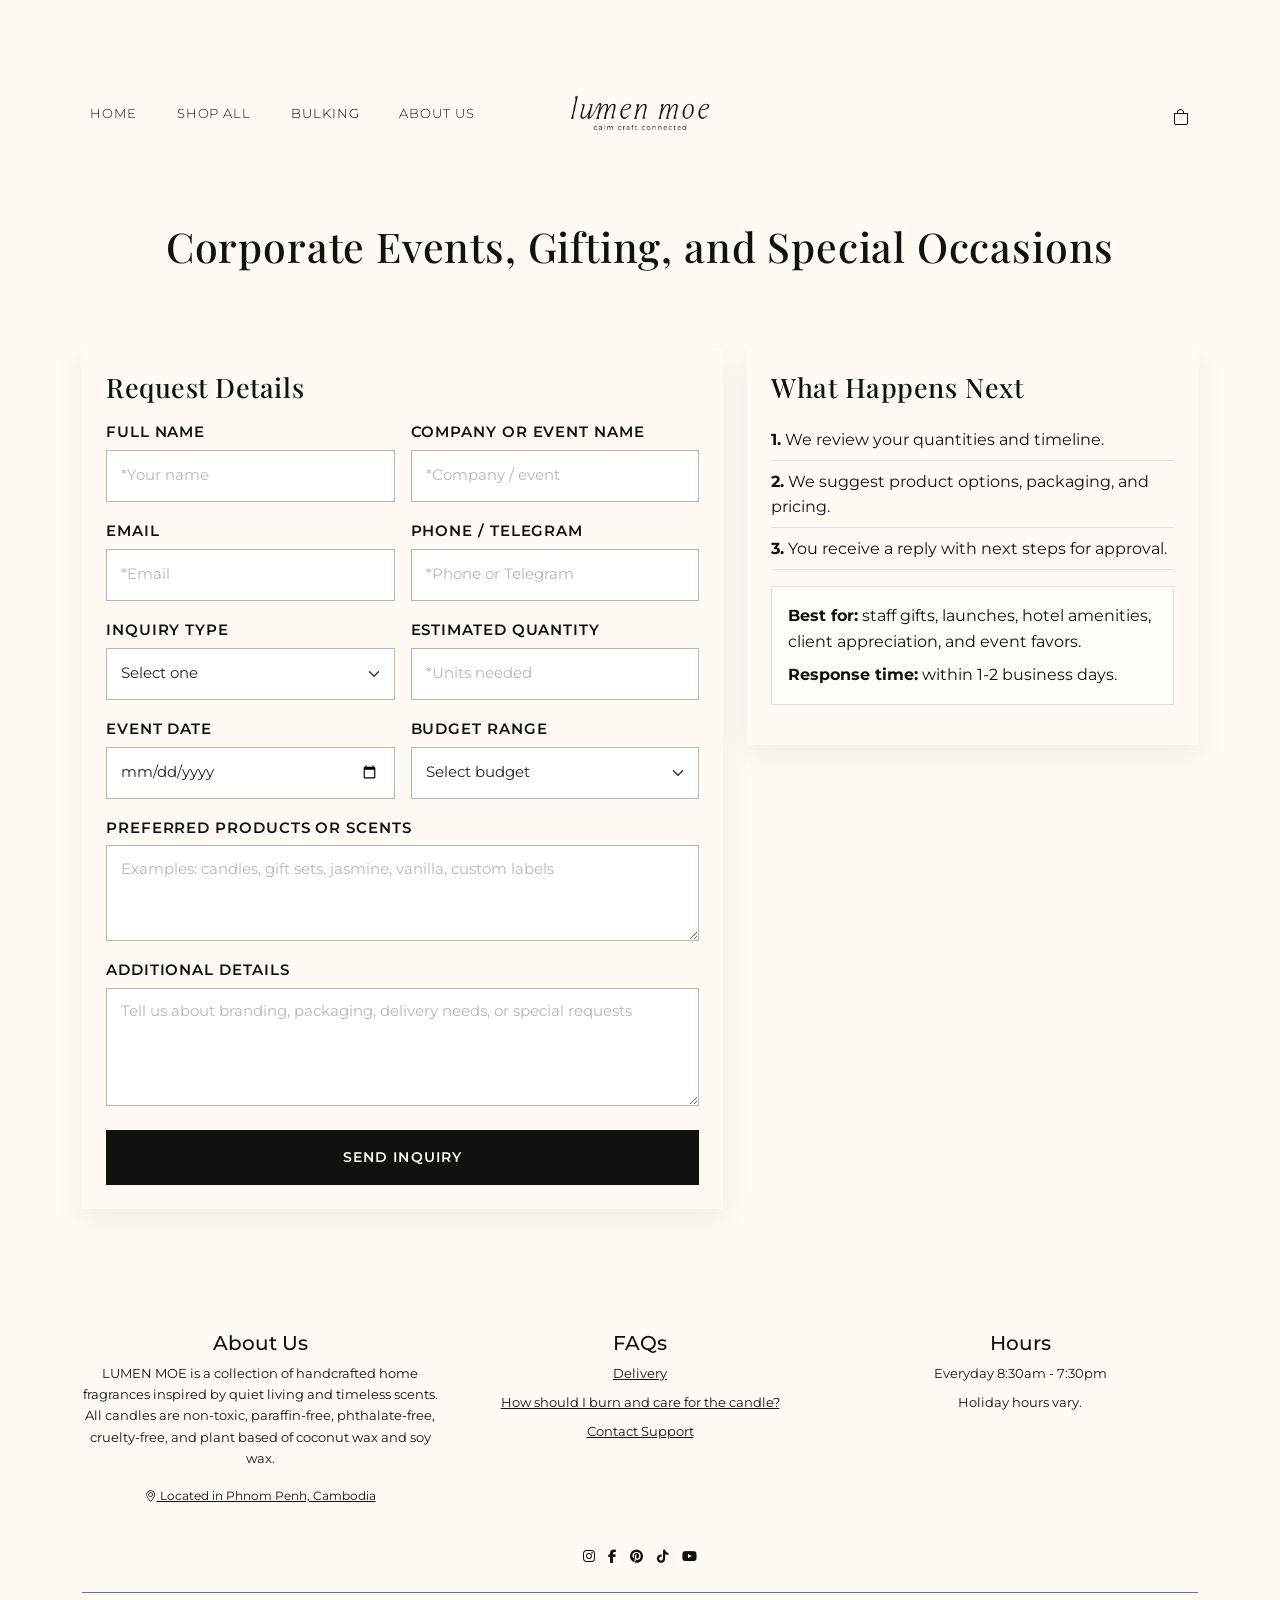
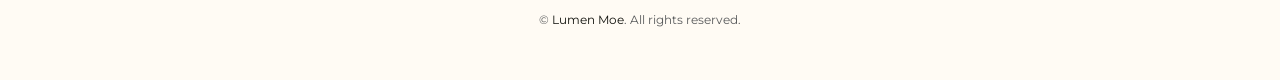
<file: bulk-inquiry.html>
<!DOCTYPE html>
<html lang="en">
<head>
	<meta charset="UTF-8">
	<meta name="viewport" content="width=device-width, initial-scale=1.0">
	<title>Bulk Inquiry</title>

	<link rel="preconnect" href="https://fonts.googleapis.com">
	<link rel="preconnect" href="https://fonts.gstatic.com" crossorigin>
	<link href="https://fonts.googleapis.com/css2?family=Montserrat:wght@400;500;600&family=Playfair+Display:wght@400;500;600&display=swap" rel="stylesheet">

	<link href="https://cdn.jsdelivr.net/npm/bootstrap@5.3.3/dist/css/bootstrap.min.css" rel="stylesheet" integrity="sha384-QWTKZyjpPEjISv5WaRU9OFeRpok6YctnYmDr5pNlyT2bRjXh0JMhjY6hW+ALEwIH" crossorigin="anonymous">
	<link rel="stylesheet" href="https://cdnjs.cloudflare.com/ajax/libs/font-awesome/6.5.2/css/all.min.css" crossorigin="anonymous" referrerpolicy="no-referrer">
	<link rel="stylesheet" href="https://cdn.jsdelivr.net/npm/bootstrap-icons@1.11.3/font/bootstrap-icons.min.css">
	<link rel="stylesheet" href="./css/bulk-inquiry.css">
	<link rel="stylesheet" href="./css/footer.css">
	<link rel="stylesheet" href="./css/navbar.css">
	<link rel="icon" href="img/Monogram.png" type="image/png">
</head>
<body>
	<header>
		<nav class="navbar navbar-expand-md py-3" id="mainNavbar" aria-label="Primary navigation">
			<div class="container position-relative">
				<button class="navbar-toggler border-0 p-0 d-md-none" type="button" data-bs-toggle="collapse" data-bs-target="#primaryNav" aria-controls="primaryNav" aria-expanded="false" aria-label="Toggle navigation">
					<span class="navbar-toggler-icon"></span>
				</button>

				<ul class="navbar-nav d-none d-md-flex gap-4 align-items-center nav-left">
					<li class="nav-item"><a class="nav-link" href="index.html">Home</a></li>
					<li class="nav-item"><a class="nav-link" href="shop.html">Shop All</a></li>
					<li class="nav-item"><a class="nav-link active" href="bulk-inquiry.html" aria-current="page">Bulking</a></li>
					<li class="nav-item"><a class="nav-link" href="index.html#our-story">About Us</a></li>
				</ul>

				<a class="navbar-brand logo mx-auto" href="index.html" aria-label="Lumen Moe home">
					<img src="img/web.png" alt="Lumen Moe" class="logo-image">
				</a>

				<div class="d-none d-md-flex gap-3 nav-icons nav-right" aria-label="Quick actions">
					<a href="cart.html" class="icon-link" aria-label="Cart">
						<i class="bi bi-bag"></i>
					</a>
				</div>

				<a href="cart.html" class="icon-link d-md-none mobile-cart" aria-label="Cart">
					<i class="bi bi-bag"></i>
				</a>

				<div class="collapse navbar-collapse mt-3 mt-md-0 d-md-none" id="primaryNav">
					<ul class="navbar-nav d-md-none gap-1 mobile-menu-list">
						<li class="nav-item"><a class="nav-link" href="index.html">Home</a></li>
						<li class="nav-item"><a class="nav-link" href="shop.html">Shop All</a></li>
						<li class="nav-item"><a class="nav-link active" href="bulk-inquiry.html" aria-current="page">Bulk Inquiry</a></li>
						<li class="nav-item"><a class="nav-link" href="index.html#our-story">About Us</a></li>
					</ul>
				</div>
			</div>
		</nav>
	</header>

	<main>
		<section class="inquiry-hero py-5">
			<div class="container text-center py-md-4">
				<h1 class="section-title mb-2">Corporate Events, Gifting, and Special Occasions</h1>
			</div>
		</section>

		<section class="inquiry-section pb-5">
			<div class="container">
				<div class="row g-4 align-items-start">
					<div class="col-12 col-lg-7">
						<div class="inquiry-card p-3 p-sm-4 p-lg-4 h-100">
							<h2 class="card-title mb-3">Request Details</h2>
							<form id="bulkInquiryForm" novalidate>
								<div class="row g-3">
									<div class="col-12 col-md-6">
										<label for="fullName" class="form-label">Full name</label>
										<input type="text" class="form-control form-control-lg" id="fullName" name="fullName" placeholder="*Your name" required>
										<div class="invalid-feedback">Please enter your name.</div>
									</div>

									<div class="col-12 col-md-6">
										<label for="companyName" class="form-label">Company or event name</label>
										<input type="text" class="form-control form-control-lg" id="companyName" name="companyName" placeholder="*Company / event" required>
										<div class="invalid-feedback">Please add your company or event name.</div>
									</div>

									<div class="col-12 col-md-6">
										<label for="email" class="form-label">Email</label>
										<input type="email" class="form-control form-control-lg" id="email" name="email" placeholder="*Email" required>
										<div class="invalid-feedback">Enter a valid email address.</div>
									</div>

									<div class="col-12 col-md-6">
										<label for="phone" class="form-label">Phone / Telegram</label>
										<input type="tel" class="form-control form-control-lg" id="phone" name="phone" placeholder="*Phone or Telegram" required>
										<div class="invalid-feedback">Please provide a contact number.</div>
									</div>

									<div class="col-12 col-md-6">
										<label for="requestType" class="form-label">Inquiry type</label>
										<select class="form-select form-control-lg" id="requestType" name="requestType" required>
											<option value="">Select one</option>
											<option>Corporate event</option>
											<option>Client gifting</option>
											<option>Wedding / celebration</option>
											<option>Hotel / spa / hospitality</option>
											<option>Other</option>
										</select>
										<div class="invalid-feedback">Please choose an inquiry type.</div>
									</div>

									<div class="col-12 col-md-6">
										<label for="quantity" class="form-label">Estimated quantity</label>
										<input type="number" min="1" class="form-control form-control-lg" id="quantity" name="quantity" placeholder="*Units needed" required>
										<div class="invalid-feedback">Enter the approximate quantity.</div>
									</div>

									<div class="col-12 col-md-6">
										<label for="eventDate" class="form-label">Event date</label>
										<input type="date" class="form-control form-control-lg" id="eventDate" name="eventDate" required>
										<div class="invalid-feedback">Please choose the event date.</div>
									</div>

									<div class="col-12 col-md-6">
										<label for="budget" class="form-label">Budget range</label>
										<select class="form-select form-control-lg" id="budget" name="budget" required>
											<option value="">Select budget</option>
											<option>Under $100</option>
											<option>$100 - $250</option>
											<option>$250 - $500</option>
											<option>$500+</option>
										</select>
										<div class="invalid-feedback">Please choose a budget range.</div>
									</div>

									<div class="col-12">
										<label for="products" class="form-label">Preferred products or scents</label>
										<textarea class="form-control" id="products" name="products" rows="3" placeholder="Examples: candles, gift sets, jasmine, vanilla, custom labels"></textarea>
									</div>

									<div class="col-12">
										<label for="notes" class="form-label">Additional details</label>
										<textarea class="form-control" id="notes" name="notes" rows="4" placeholder="Tell us about branding, packaging, delivery needs, or special requests" required></textarea>
										<div class="invalid-feedback">Please share a short description of your request.</div>
									</div>

									<div class="col-12 d-none d-md-block pt-2">
										<button type="submit" id="sendInquiryBtn" class="inquiry-btn desktop-send-btn">Send inquiry</button>
									</div>
								</div>
							</form>
						</div>
					</div>

					<div class="col-12 col-lg-5">
						<div class="inquiry-card inquiry-summary p-3 p-sm-4 sticky-lg-top">
							<h2 class="card-title mb-3">What Happens Next</h2>
							<ul class="summary-list list-unstyled mb-3">
								<li class="summary-item py-2 border-bottom">
									<strong>1.</strong> We review your quantities and timeline.
								</li>
								<li class="summary-item py-2 border-bottom">
									<strong>2.</strong> We suggest product options, packaging, and pricing.
								</li>
								<li class="summary-item py-2 border-bottom">
									<strong>3.</strong> You receive a reply with next steps for approval.
								</li>
							</ul>

							<div class="info-panel mb-3">
								<p class="mb-2"><strong>Best for:</strong> staff gifts, launches, hotel amenities, client appreciation, and event favors.</p>
								<p class="mb-0"><strong>Response time:</strong> within 1-2 business days.</p>
							</div>

							<div id="inquiryConfirmation" class="inquiry-confirmation d-none" role="status" aria-live="polite"></div>
						</div>
					</div>
				</div>
			</div>
		</section>
	</main>

	<div class="mobile-inquiry-cta d-md-none">
		<div class="container">
			<button type="button" class="inquiry-btn" id="mobileSendInquiryBtn">Send inquiry</button>
		</div>
	</div>

	<!--FOOTER-->
	<footer class="footer" id="footer">
		<div class="container">
			<!-- First row: 3 columns -->
			<div class="row gy-4 text-center text-md-center">
				<div class="col-12 col-md-4 mt-5">
					<h5 class="footer-title font-weight-bold">About Us</h5>
					<p class="footer-text-center">LUMEN MOE is a collection of handcrafted home fragrances inspired by quiet living and timeless scents.
						All candles are non-toxic, paraffin-free, phthalate-free, cruelty-free, and plant based of coconut wax and soy wax.</p>
					<p class="footer-text-center"><small><a class="location-link" href="https://maps.app.goo.gl/Zr1V2UEtGrFedgHS8" target="_blank" rel="noopener noreferrer"><i class="bi bi-geo-alt"></i> Located in Phnom Penh, Cambodia</a></small></p>
					
					<!--<div class="footer-payments mt-3">
						<span class="footer-payment-label">We accept:</span>
						<div class="footer-payment-icons mt-2">
							<i class="fab fa-cc-visa" aria-hidden="true" title="Visa"></i>
							<i class="fab fa-cc-mastercard" aria-hidden="true" title="Mastercard"></i>
							<i class="fab fa-cc-amex" aria-hidden="true" title="Amex"></i>
							<i class="fab fa-cc-paypal" aria-hidden="true" title="PayPal"></i>
						</div>
					</div>-->
				</div>

				<!-- FAQs Column -->
				<div class="col-12 col-md-4 mt-5">
					<h5 class="footer-title font-weight-bold">FAQs</h5>
					<ul class="footer-links list-unstyled">
						<li class="mb-2">
							<button class="footer-faq-toggle" type="button" data-bs-toggle="collapse" data-bs-target="#faqShipping" aria-expanded="false" aria-controls="faqShipping">
								Delivery
							</button>
							<div id="faqShipping" class="collapse footer-faq-answer">
								<b>Delivery via grab takes 1-2 hours depending on your location or pick up at store.</b>
							</div>
						</li>
						<li class="mb-2">
							<button class="footer-faq-toggle" type="button" data-bs-toggle="collapse" data-bs-target="#faqWarranty" aria-expanded="false" aria-controls="faqWarranty">
								How should I burn and care for the candle?
							</button>
							<div id="faqWarranty" class="collapse footer-faq-answer">
								<b>Trim wick before each burn and allow the wax to melt evenly across the surface. Burn for 2-3 hours at a time and never leave unattended. Discontinue use when 1 cm of wax remains.</b>
							</div>
						</li>
						<li class="mb-2">
							<button class="footer-faq-toggle" type="button" data-bs-toggle="collapse" data-bs-target="#faqSupport" aria-expanded="false" aria-controls="faqSupport">
								Contact Support
							</button>
							<div id="faqSupport" class="collapse footer-faq-answer">
								<b>Contact us via <a href="https://t.me/lumenmoe"><u>Telegram</u></a> for quick assistance.</b>
							</div>
						</li>
					</ul>
				</div>

				<!-- Hours Column -->
				<div class="col-12 col-md-4 mt-5">
					<h5 class="footer-title font-weight-bold">Hours</h5>
					<ul class="footer-hours list-unstyled">
						<li>Everyday 8:30am - 7:30pm</li>
						<li class="mt-2">Holiday hours vary.</li>
					</ul>
				</div>
			</div>

			<!-- Second row: newsletter 
			<div class="row justify-content-center mt-5">
				<div class="col-12 col-md-6">
					<h5 class="footer-title text-center font-weight-bold">Newsletter</h5>
					<p class="text-center">Subscribe to our newsletter for the latest updates and offers ^_^</p>
					<form class="footer-form d-flex flex-column flex-sm-row justify-content-center" action="#" method="post">
						<label class="sr-only" for="footer-email"></label>
						<input id="footer-email" type="email" class="form-control mb-2 mb-sm-0 mr-sm-2" placeholder="Enter your email" required>
						<button type="submit" class="btn btn-primary">Subscribe</button>
					</form>
				</div>
			</div>-->

			<!-- Third row: social -->
			<div class="row justify-content-center mt-4">
				<div class="col-auto">
					<div class="footer-social">
						<a href="https://www.instagram.com/lumenmoe/" aria-label="Instagram" class="footer-social-link"><i class="fab fa-instagram"></i></a>
						<a href="https://www.facebook.com/LumenMoe/" aria-label="Facebook" class="footer-social-link"><i class="fab fa-facebook-f"></i></a>
						<a href="https://www.pinterest.com/lumenmoe/" aria-label="Pinterest" class="footer-social-link"><i class="fab fa-pinterest"></i></a>
						<a href="https://www.tiktok.com/@lumenmoe" aria-label="TikTok" class="footer-social-link"><i class="fab fa-tiktok"></i></a>
						<a href="https://www.youtube.com/@lumenmoe" aria-label="YouTube" class="footer-social-link"><i class="fab fa-youtube"></i></a>
					</div>
				</div>
			</div>

			<div class="footer-bottom text-center mt-4 pt-3 border-top border-secondary">
				<small class="text-muted">&copy; <span id="currentYear"></span> <a href="index.html" class="text-decoration-none">Lumen Moe</a>. All rights reserved.</small>
			</div>
		</div>
	</footer>

	<script src="https://cdn.jsdelivr.net/npm/bootstrap@5.3.3/dist/js/bootstrap.bundle.min.js" integrity="sha384-YvpcrYf0tY3lHB60NNkmXc5s9fDVZLESaAA55NDzOxhy9GkcIdslK1N7N6jIeHz" crossorigin="anonymous"></script>
	<script src="./js/navbar.js" defer></script>
	<script src="./js/bulk-inquiry.js" defer></script>
</body>
</html>
</file>
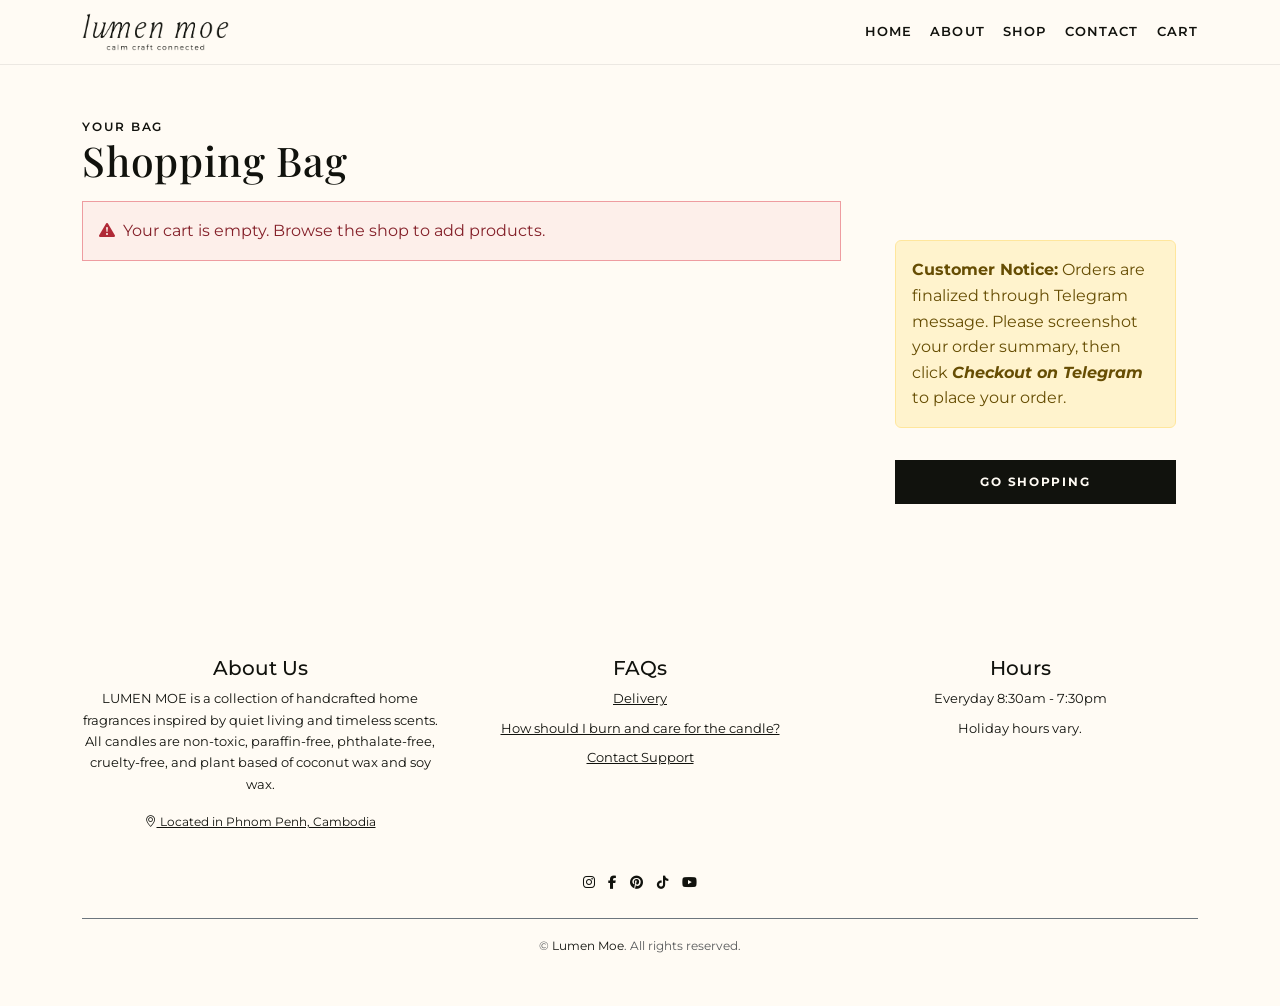
<file: cart.html>
<!DOCTYPE html>
<html lang="en">
<head>
	<meta charset="UTF-8">
	<meta name="viewport" content="width=device-width, initial-scale=1.0">
	<title>Cart</title>
	<meta name="robots" content="noindex, nofollow">

	<link rel="preconnect" href="https://fonts.googleapis.com">
	<link rel="preconnect" href="https://fonts.gstatic.com" crossorigin>
	<link href="https://fonts.googleapis.com/css2?family=Montserrat:wght@400;500&family=Playfair+Display:wght@400;500&display=swap" rel="stylesheet">
	<link href="https://cdn.jsdelivr.net/npm/bootstrap@5.3.3/dist/css/bootstrap.min.css" rel="stylesheet" integrity="sha384-QWTKZyjpPEjISv5WaRU9OFeRpok6YctnYmDr5pNlyT2bRjXh0JMhjY6hW+ALEwIH" crossorigin="anonymous">
	<link rel="stylesheet" href="https://cdnjs.cloudflare.com/ajax/libs/font-awesome/6.5.2/css/all.min.css" crossorigin="anonymous" referrerpolicy="no-referrer">
	<link rel="stylesheet" href="https://cdn.jsdelivr.net/npm/bootstrap-icons@1.11.3/font/bootstrap-icons.min.css">
	<link rel="stylesheet" href="./css/index.css">
	<link rel="stylesheet" href="./css/cart.css">
	<link rel="stylesheet" href="./css/footer.css">
	<link rel="stylesheet" href="./css/navbar.css">
	<link rel="icon" href="img/Monogram.png" type="image/png">
</head>
<body class="cart-page">
	<header>
		<nav class="site-nav" aria-label="Primary navigation">
			<div class="container">
				<a href="index.html" class="brand">
					<img src="img/web.png" alt="Lumen Moe Logo" class="logo">
				</a>
				<div class="nav-links" id="siteNavLinks">
					<a href="index.html">Home</a>
					<a href="index.html#our-story">About</a>
					<a href="shop.html">Shop</a>
					<a href="#footer">Contact</a>
					<a href="cart.html">Cart</a>
				</div>
				<button class="nav-toggle" id="navToggle" aria-label="Toggle menu" aria-expanded="false" aria-controls="siteNavLinks">
					<span></span><span></span><span></span>
				</button>
			</div>
		</nav>
	</header>

	<main class="cart-main">
		<div class="container cart-container">
			<div class="cart-layout">
				<section class="bag-section" aria-label="Shopping bag">
					<div class="bag-header">
						<p class="section-kicker mb-1">Your bag</p>
						<h1 class="section-title mb-0">Shopping Bag</h1>
					</div>

					<div class="samples-box">
						<p class="samples-label mb-1">Complimentary samples</p>
						<p class="samples-copy mb-0">Choose two fragrance samples with every order above $30.</p>
					</div>

					<div id="cartItems" class="cart-items"></div>
				</section>

				<aside class="checkout-section">
					<div class="checkout-panel">
						<div class="checkout-heading">
							<p class="section-kicker mb-1">Order summary</p>
							<h2 class="checkout-title mb-0">Checkout</h2>
						</div>

						<div class="summary-block">
							<div class="summary-row">
								<span>Items total</span>
								<strong id="cartSubtotal">$0.00</strong>
							</div>
							<div class="summary-row">
								<span>Delivery</span>
								<strong id="cartShipping">$0.00</strong>
							</div>
							<div class="summary-row total-row">
								<span>TOTAL</span>
								<strong id="cartTotal">$0.00</strong>
							</div>
						</div>

						<!-- Payment options block-->
						<div class="payment-block">
							<p class="section-kicker mb-2">Payment options</p>
							<div class="payment-tags">
								<span>KHQR</span>
								<!-- <span>Pay in 3 with Klarna</span> -->
							</div>
						</div>

						<div class="alert alert-warning mt-3 mb-3" role="alert">
							<strong>Customer Notice:</strong> Orders are finalized through Telegram message.
							Please screenshot your order summary, then click <b><i>Checkout on Telegram</i></b> to place your order.
						</div>

						<!--<div class="promo-block">
							<label for="promoCode" class="section-kicker d-block mb-2">Offer code</label>
							<div class="promo-row">
								<input id="promoCode" type="text" placeholder="Enter code">
								<button type="button">Apply</button>
							</div>
						</div>-->

						<a href="https://t.me/lumenmoe" class="checkout-btn desktop-checkout-btn">Checkout on Telegram</a>
					</div>
				</aside>
			</div>
		</div>
	</main>

	<div class="mobile-checkout-cta d-md-none">
		<div class="container">
			<button type="button" class="checkout-btn" id="mobileCheckoutBtn">Checkout on Telegram - $0.00</button>
		</div>
	</div>

	<!--FOOTER-->
	<footer class="footer" id="footer">
		<div class="container">
			<!-- First row: 3 columns -->
			<div class="row gy-4 text-center text-md-center">
				<div class="col-12 col-md-4 mt-5">
					<h5 class="footer-title font-weight-bold">About Us</h5>
					<p class="footer-text-center">LUMEN MOE is a collection of handcrafted home fragrances inspired by quiet living and timeless scents.
						All candles are non-toxic, paraffin-free, phthalate-free, cruelty-free, and plant based of coconut wax and soy wax.</p>
					<p class="footer-text-center"><small><a class="location-link" href="https://maps.app.goo.gl/Zr1V2UEtGrFedgHS8" target="_blank" rel="noopener noreferrer"><i class="bi bi-geo-alt"></i> Located in Phnom Penh, Cambodia</a></small></p>
					
					<!--<div class="footer-payments mt-3">
						<span class="footer-payment-label">We accept:</span>
						<div class="footer-payment-icons mt-2">
							<i class="fab fa-cc-visa" aria-hidden="true" title="Visa"></i>
							<i class="fab fa-cc-mastercard" aria-hidden="true" title="Mastercard"></i>
							<i class="fab fa-cc-amex" aria-hidden="true" title="Amex"></i>
							<i class="fab fa-cc-paypal" aria-hidden="true" title="PayPal"></i>
						</div>
					</div>-->
				</div>

				<!-- FAQs Column -->
				<div class="col-12 col-md-4 mt-5">
					<h5 class="footer-title font-weight-bold">FAQs</h5>
					<ul class="footer-links list-unstyled">
						<li class="mb-2">
							<button class="footer-faq-toggle" type="button" data-bs-toggle="collapse" data-bs-target="#faqShipping" aria-expanded="false" aria-controls="faqShipping">
								Delivery
							</button>
							<div id="faqShipping" class="collapse footer-faq-answer">
								<b>Delivery via grab takes 1-2 hours depending on your location or pick up at store.</b>
							</div>
						</li>
						<li class="mb-2">
							<button class="footer-faq-toggle" type="button" data-bs-toggle="collapse" data-bs-target="#faqWarranty" aria-expanded="false" aria-controls="faqWarranty">
								How should I burn and care for the candle?
							</button>
							<div id="faqWarranty" class="collapse footer-faq-answer">
								<b>Trim wick before each burn and allow the wax to melt evenly across the surface. Burn for 2-3 hours at a time and never leave unattended. Discontinue use when 1 cm of wax remains.</b>
							</div>
						</li>
						<li class="mb-2">
							<button class="footer-faq-toggle" type="button" data-bs-toggle="collapse" data-bs-target="#faqSupport" aria-expanded="false" aria-controls="faqSupport">
								Contact Support
							</button>
							<div id="faqSupport" class="collapse footer-faq-answer">
								<b>Contact us via <a href="https://t.me/lumenmoe"><u>Telegram</u></a> for quick assistance.</b>
							</div>
						</li>
					</ul>
				</div>

				<!-- Hours Column -->
				<div class="col-12 col-md-4 mt-5">
					<h5 class="footer-title font-weight-bold">Hours</h5>
					<ul class="footer-hours list-unstyled">
						<li>Everyday 8:30am - 7:30pm</li>
						<li class="mt-2">Holiday hours vary.</li>
					</ul>
				</div>
			</div>

			<!-- Second row: newsletter 
			<div class="row justify-content-center mt-5">
				<div class="col-12 col-md-6">
					<h5 class="footer-title text-center font-weight-bold">Newsletter</h5>
					<p class="text-center">Subscribe to our newsletter for the latest updates and offers ^_^</p>
					<form class="footer-form d-flex flex-column flex-sm-row justify-content-center" action="#" method="post">
						<label class="sr-only" for="footer-email"></label>
						<input id="footer-email" type="email" class="form-control mb-2 mb-sm-0 mr-sm-2" placeholder="Enter your email" required>
						<button type="submit" class="btn btn-primary">Subscribe</button>
					</form>
				</div>
			</div>-->

			<!-- Third row: social -->
			<div class="row justify-content-center mt-4">
				<div class="col-auto">
					<div class="footer-social">
						<a href="https://www.instagram.com/lumenmoe/" aria-label="Instagram" class="footer-social-link"><i class="fab fa-instagram"></i></a>
						<a href="https://www.facebook.com/LumenMoe/" aria-label="Facebook" class="footer-social-link"><i class="fab fa-facebook-f"></i></a>
						<a href="https://www.pinterest.com/lumenmoe/" aria-label="Pinterest" class="footer-social-link"><i class="fab fa-pinterest"></i></a>
						<a href="https://www.tiktok.com/@lumenmoe" aria-label="TikTok" class="footer-social-link"><i class="fab fa-tiktok"></i></a>
						<a href="https://www.youtube.com/@lumenmoe" aria-label="YouTube" class="footer-social-link"><i class="fab fa-youtube"></i></a>
					</div>
				</div>
			</div>

			<div class="footer-bottom text-center mt-4 pt-3 border-top border-secondary">
				<small class="text-muted">&copy; <span id="currentYear"></span> <a href="index.html" class="text-decoration-none">Lumen Moe</a>. All rights reserved.</small>
			</div>
		</div>
	</footer>

	<script src="https://cdn.jsdelivr.net/npm/bootstrap@5.3.3/dist/js/bootstrap.bundle.min.js" integrity="sha384-YvpcrYf0tY3lHB60NNkmXc5s9fDVZLESaAA55NDzOxhy9GkcIdslK1eN7N6jIeHz" crossorigin="anonymous"></script>
	<script src="./js/products.js" defer></script>
	<script src="./js/navbar.js" defer></script>
	<script src="./js/cart.js" defer></script>
</body>
</html>
</file>
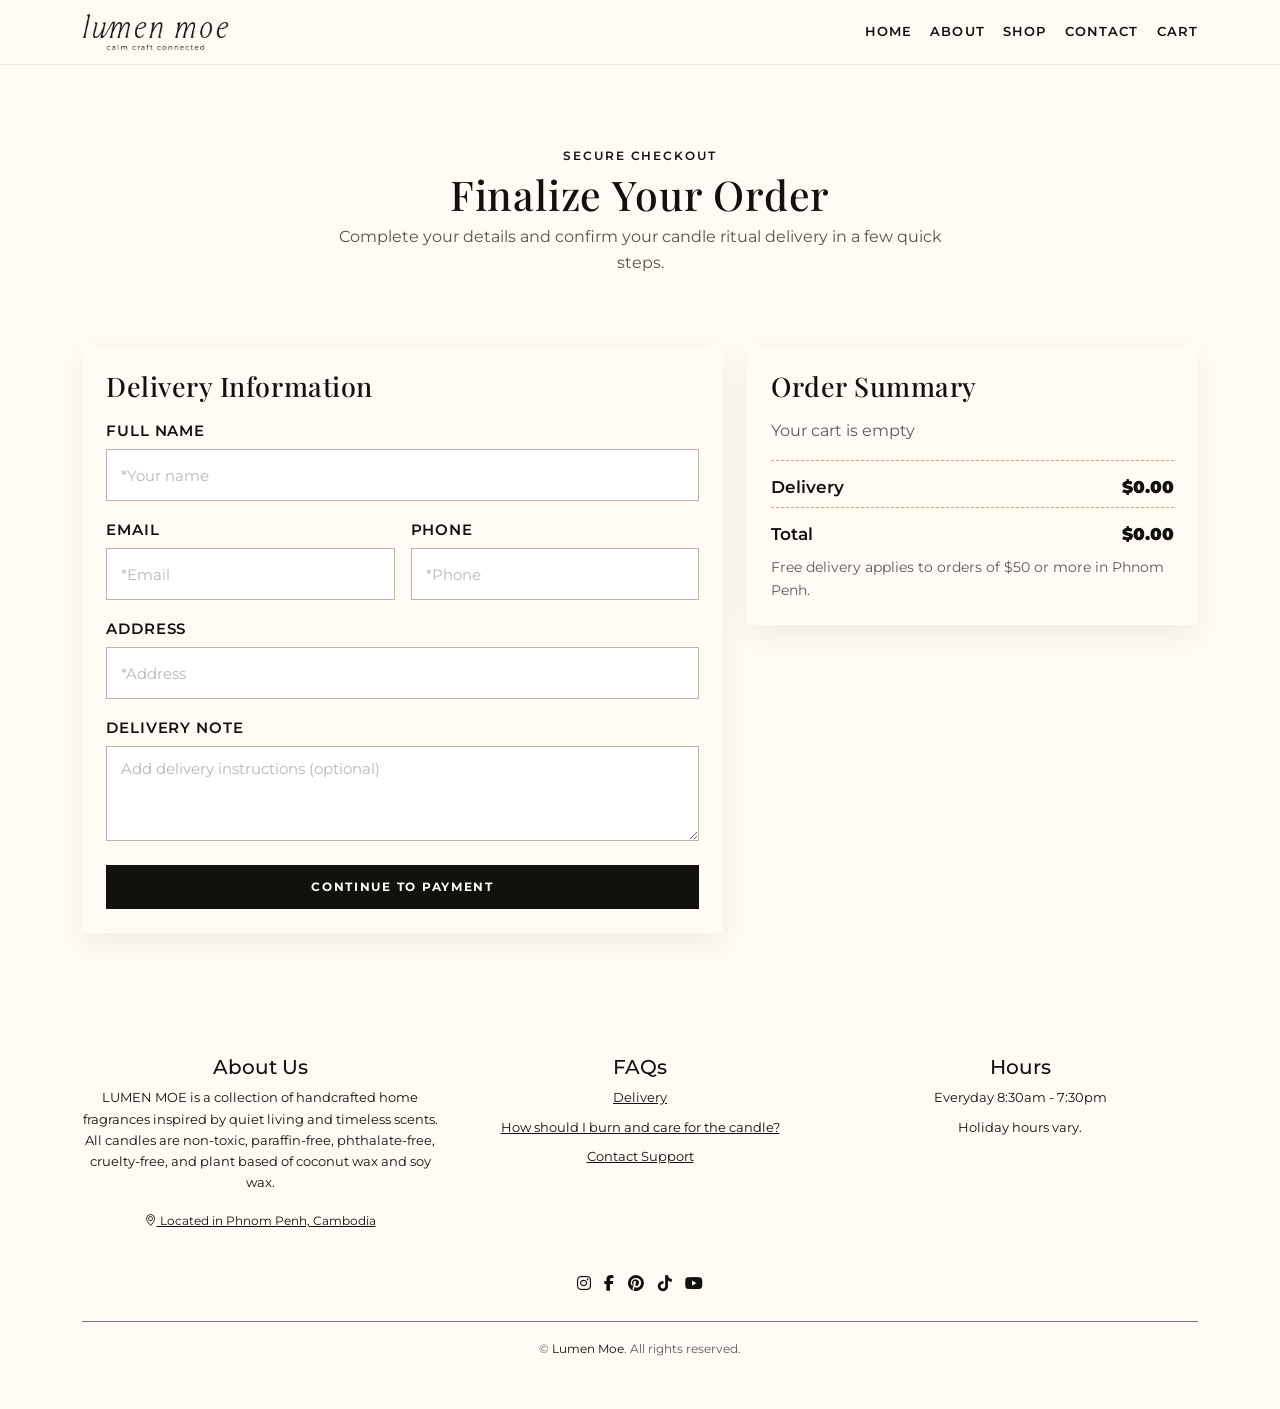
<file: checkout.html>
<!DOCTYPE html>
<html lang="en">
<head>
	<meta charset="UTF-8">
	<meta name="viewport" content="width=device-width, initial-scale=1.0">
	<title>Checkout</title>
	<meta name="robots" content="noindex, nofollow">

	<link rel="preconnect" href="https://fonts.googleapis.com">
	<link rel="preconnect" href="https://fonts.gstatic.com" crossorigin>
	<link href="https://fonts.googleapis.com/css2?family=Montserrat:wght@400;500&family=Playfair+Display:wght@400;500&display=swap" rel="stylesheet">

	<link href="https://cdn.jsdelivr.net/npm/bootstrap@5.3.3/dist/css/bootstrap.min.css" rel="stylesheet" integrity="sha384-QWTKZyjpPEjISv5WaRU9OFeRpok6YctnYmDr5pNlyT2bRjXh0JMhjY6hW+ALEwIH" crossorigin="anonymous">
	<link rel="stylesheet" href="https://cdnjs.cloudflare.com/ajax/libs/font-awesome/6.5.2/css/all.min.css" crossorigin="anonymous" referrerpolicy="no-referrer">
	<link rel="stylesheet" href="https://cdn.jsdelivr.net/npm/bootstrap-icons@1.11.3/font/bootstrap-icons.min.css">
	<link rel="stylesheet" href="./css/index.css">
	<link rel="stylesheet" href="./css/checkout.css">
	<link rel="stylesheet" href="./css/footer.css">
	<link rel="stylesheet" href="./css/navbar.css">
	<link rel="icon" href="img/Monogram.png" type="image/png">
</head>
<body>
	<header>
		<nav class="site-nav" aria-label="Primary navigation">
			<div class="container">
				<a href="index.html" class="brand">
					<img src="img/web.png" alt="Lumen Moe Logo" class="logo">
				</a>
				<div class="nav-links" id="siteNavLinks">
					<a href="index.html">Home</a>
					<a href="index.html#our-story">About</a>
					<a href="shop.html">Shop</a>
					<a href="#footer">Contact</a>
					<a href="cart.html">Cart</a>
				</div>
				<button class="nav-toggle" id="navToggle" aria-label="Toggle menu" aria-expanded="false" aria-controls="siteNavLinks">
					<span></span><span></span><span></span>
				</button>
			</div>
		</nav>
	</header>

	<main>
		<section class="checkout-hero py-5">
			<div class="container text-center py-md-4">
				<p class="section-kicker mb-2">Secure Checkout</p>
				<h1 class="section-title mb-2">Finalize Your Order</h1>
				<p class="hero-copy mb-0">Complete your details and confirm your candle ritual delivery in a few quick steps.</p>
			</div>
		</section>

		<section class="checkout-section pb-5">
			<div class="container">
				<div class="row g-4 align-items-start">
					<div class="col-12 col-lg-7">
						<div class="checkout-card p-3 p-sm-4 p-lg-4 h-100">
							<h2 class="card-title mb-3">Delivery Information</h2>
							<form id="checkoutForm" novalidate>
								<div class="row g-3">
									<div class="col-12">
										<label for="fullName" class="form-label">Full name</label>
										<input type="text" class="form-control form-control-lg" id="fullName" name="fullName" placeholder="*Your name" required>
										<div class="invalid-feedback">Please enter your full name.</div>
									</div>

									<div class="col-12 col-md-6">
										<label for="email" class="form-label">Email</label>
										<input type="email" class="form-control form-control-lg" id="email" name="email" placeholder="*Email" required>
										<div class="invalid-feedback">Enter a valid email address.</div>
									</div>

									<div class="col-12 col-md-6">
										<label for="phone" class="form-label">Phone</label>
										<input type="tel" class="form-control form-control-lg" id="phone" name="phone" placeholder="*Phone" required>
										<div class="invalid-feedback">Enter a valid phone number.</div>
									</div>

									<div class="col-12">
										<label for="address" class="form-label">Address</label>
										<input class="form-control form-control-lg" id="address" name="address" rows="4" placeholder="*Address" required></input>
										<div class="invalid-feedback">Please provide your delivery address.</div>
									</div>

									<div class="col-12">
										<label for="deliveryNote" class="form-label">Delivery Note</label>
										<textarea class="form-control delivery-note-box" id="deliveryNote" name="deliveryNote" rows="3" placeholder="Add delivery instructions (optional)"></textarea>
									</div>

									<div class="col-12 d-none d-md-block pt-2">
										<button type="submit" id="placeOrderBtn" class="checkout-btn desktop-place-order-btn">Continue to payment</button>
									</div>
								</div>
							</form>
						</div>
					</div>

					<div class="col-12 col-lg-5">
						<div class="checkout-card checkout-summary p-3 p-sm-4 sticky-lg-top">
							<h2 class="card-title mb-3">Order Summary</h2>
							<ul class="summary-list list-unstyled mb-3" id="checkoutItems" aria-live="polite"></ul>

							<div class="summary-total d-flex align-items-center justify-content-between">
								<span>Delivery</span>
								<strong id="checkoutShipping">FREE</strong>
							</div>
							<div class="summary-total d-flex align-items-center justify-content-between">
								<span>Total</span>
								<strong id="checkoutTotal">$0.00</strong>
							</div>

							<p class="small text-muted mt-2 mb-0">Free delivery applies to orders of $50 or more in Phnom Penh.</p>
							<div id="orderConfirmation" class="order-confirmation mt-3 d-none" role="status" aria-live="polite"></div>
						</div>
					</div>
				</div>
			</div>
		</section>
	</main>

	<div class="mobile-checkout-cta d-md-none">
		<div class="container">
			<button type="button" class="checkout-btn" id="mobilePlaceOrderBtn">Continue to payment - $0.00</button>
		</div>
	</div>

	<!--FOOTER-->
	<footer class="footer" id="footer">
		<div class="container">
			<!-- First row: 3 columns -->
			<div class="row gy-4 text-center text-md-center">
				<div class="col-12 col-md-4 mt-5">
					<h5 class="footer-title font-weight-bold">About Us</h5>
					<p class="footer-text-center">LUMEN MOE is a collection of handcrafted home fragrances inspired by quiet living and timeless scents.
						All candles are non-toxic, paraffin-free, phthalate-free, cruelty-free, and plant based of coconut wax and soy wax.</p>
					<p class="footer-text-center"><small><a class="location-link" href="https://maps.app.goo.gl/Zr1V2UEtGrFedgHS8" target="_blank" rel="noopener noreferrer"><i class="bi bi-geo-alt"></i> Located in Phnom Penh, Cambodia</a></small></p>
					
					<!--<div class="footer-payments mt-3">
						<span class="footer-payment-label">We accept:</span>
						<div class="footer-payment-icons mt-2">
							<i class="fab fa-cc-visa" aria-hidden="true" title="Visa"></i>
							<i class="fab fa-cc-mastercard" aria-hidden="true" title="Mastercard"></i>
							<i class="fab fa-cc-amex" aria-hidden="true" title="Amex"></i>
							<i class="fab fa-cc-paypal" aria-hidden="true" title="PayPal"></i>
						</div>
					</div>-->
				</div>

				<!-- FAQs Column -->
				<div class="col-12 col-md-4 mt-5">
					<h5 class="footer-title font-weight-bold">FAQs</h5>
					<ul class="footer-links list-unstyled">
						<li class="mb-2">
							<button class="footer-faq-toggle" type="button" data-bs-toggle="collapse" data-bs-target="#faqShipping" aria-expanded="false" aria-controls="faqShipping">
								Delivery
							</button>
							<div id="faqShipping" class="collapse footer-faq-answer">
								<b>Delivery via grab takes 1-2 hours depending on your location or pick up at store.</b>
							</div>
						</li>
						<li class="mb-2">
							<button class="footer-faq-toggle" type="button" data-bs-toggle="collapse" data-bs-target="#faqWarranty" aria-expanded="false" aria-controls="faqWarranty">
								How should I burn and care for the candle?
							</button>
							<div id="faqWarranty" class="collapse footer-faq-answer">
								<b>Trim wick before each burn and allow the wax to melt evenly across the surface. Burn for 2-3 hours at a time and never leave unattended. Discontinue use when 1 cm of wax remains.</b>
							</div>
						</li>
						<li class="mb-2">
							<button class="footer-faq-toggle" type="button" data-bs-toggle="collapse" data-bs-target="#faqSupport" aria-expanded="false" aria-controls="faqSupport">
								Contact Support
							</button>
							<div id="faqSupport" class="collapse footer-faq-answer">
								<b>Contact us via <a href="https://t.me/lumenmoe"><u>Telegram</u></a> for quick assistance.</b>
							</div>
						</li>
					</ul>
				</div>

				<!-- Hours Column -->
				<div class="col-12 col-md-4 mt-5">
					<h5 class="footer-title font-weight-bold">Hours</h5>
					<ul class="footer-hours list-unstyled">
						<li>Everyday 8:30am - 7:30pm</li>
						<li class="mt-2">Holiday hours vary.</li>
					</ul>
				</div>
			</div>

			<!-- Second row: newsletter 
			<div class="row justify-content-center mt-5">
				<div class="col-12 col-md-6">
					<h5 class="footer-title text-center font-weight-bold">Newsletter</h5>
					<p class="text-center">Subscribe to our newsletter for the latest updates and offers ^_^</p>
					<form class="footer-form d-flex flex-column flex-sm-row justify-content-center" action="#" method="post">
						<label class="sr-only" for="footer-email"></label>
						<input id="footer-email" type="email" class="form-control mb-2 mb-sm-0 mr-sm-2" placeholder="Enter your email" required>
						<button type="submit" class="btn btn-primary">Subscribe</button>
					</form>
				</div>
			</div>-->

			<!-- Third row: social -->
			<div class="row justify-content-center mt-4">
				<div class="col-auto">
					<div class="footer-social">
						<a href="https://www.instagram.com/lumenmoe/" aria-label="Instagram" class="footer-social-link"><i class="fab fa-instagram"></i></a>
						<a href="https://www.facebook.com/LumenMoe/" aria-label="Facebook" class="footer-social-link"><i class="fab fa-facebook-f"></i></a>
						<a href="https://www.pinterest.com/lumenmoe/" aria-label="Pinterest" class="footer-social-link"><i class="fab fa-pinterest"></i></a>
						<a href="https://www.tiktok.com/@lumenmoe" aria-label="TikTok" class="footer-social-link"><i class="fab fa-tiktok"></i></a>
						<a href="https://www.youtube.com/@lumenmoe" aria-label="YouTube" class="footer-social-link"><i class="fab fa-youtube"></i></a>
					</div>
				</div>
			</div>

			<div class="footer-bottom text-center mt-4 pt-3 border-top border-secondary">
				<small class="text-muted">&copy; <span id="currentYear"></span> <a href="index.html" class="text-decoration-none">Lumen Moe</a>. All rights reserved.</small>
			</div>
		</div>
	</footer>

	<script src="https://cdn.jsdelivr.net/npm/bootstrap@5.3.3/dist/js/bootstrap.bundle.min.js" integrity="sha384-YvpcrYf0tY3lHB60NNkmXc5s9fDVZLESaAA55NDzOxhy9GkcIdslK1eN7N6jIeHz" crossorigin="anonymous"></script>
	<script src="./js/products.js" defer></script>
	<script src="./js/navbar.js" defer></script>
	<script src="./js/checkout.js" defer></script>
</body>
</html>
</file>
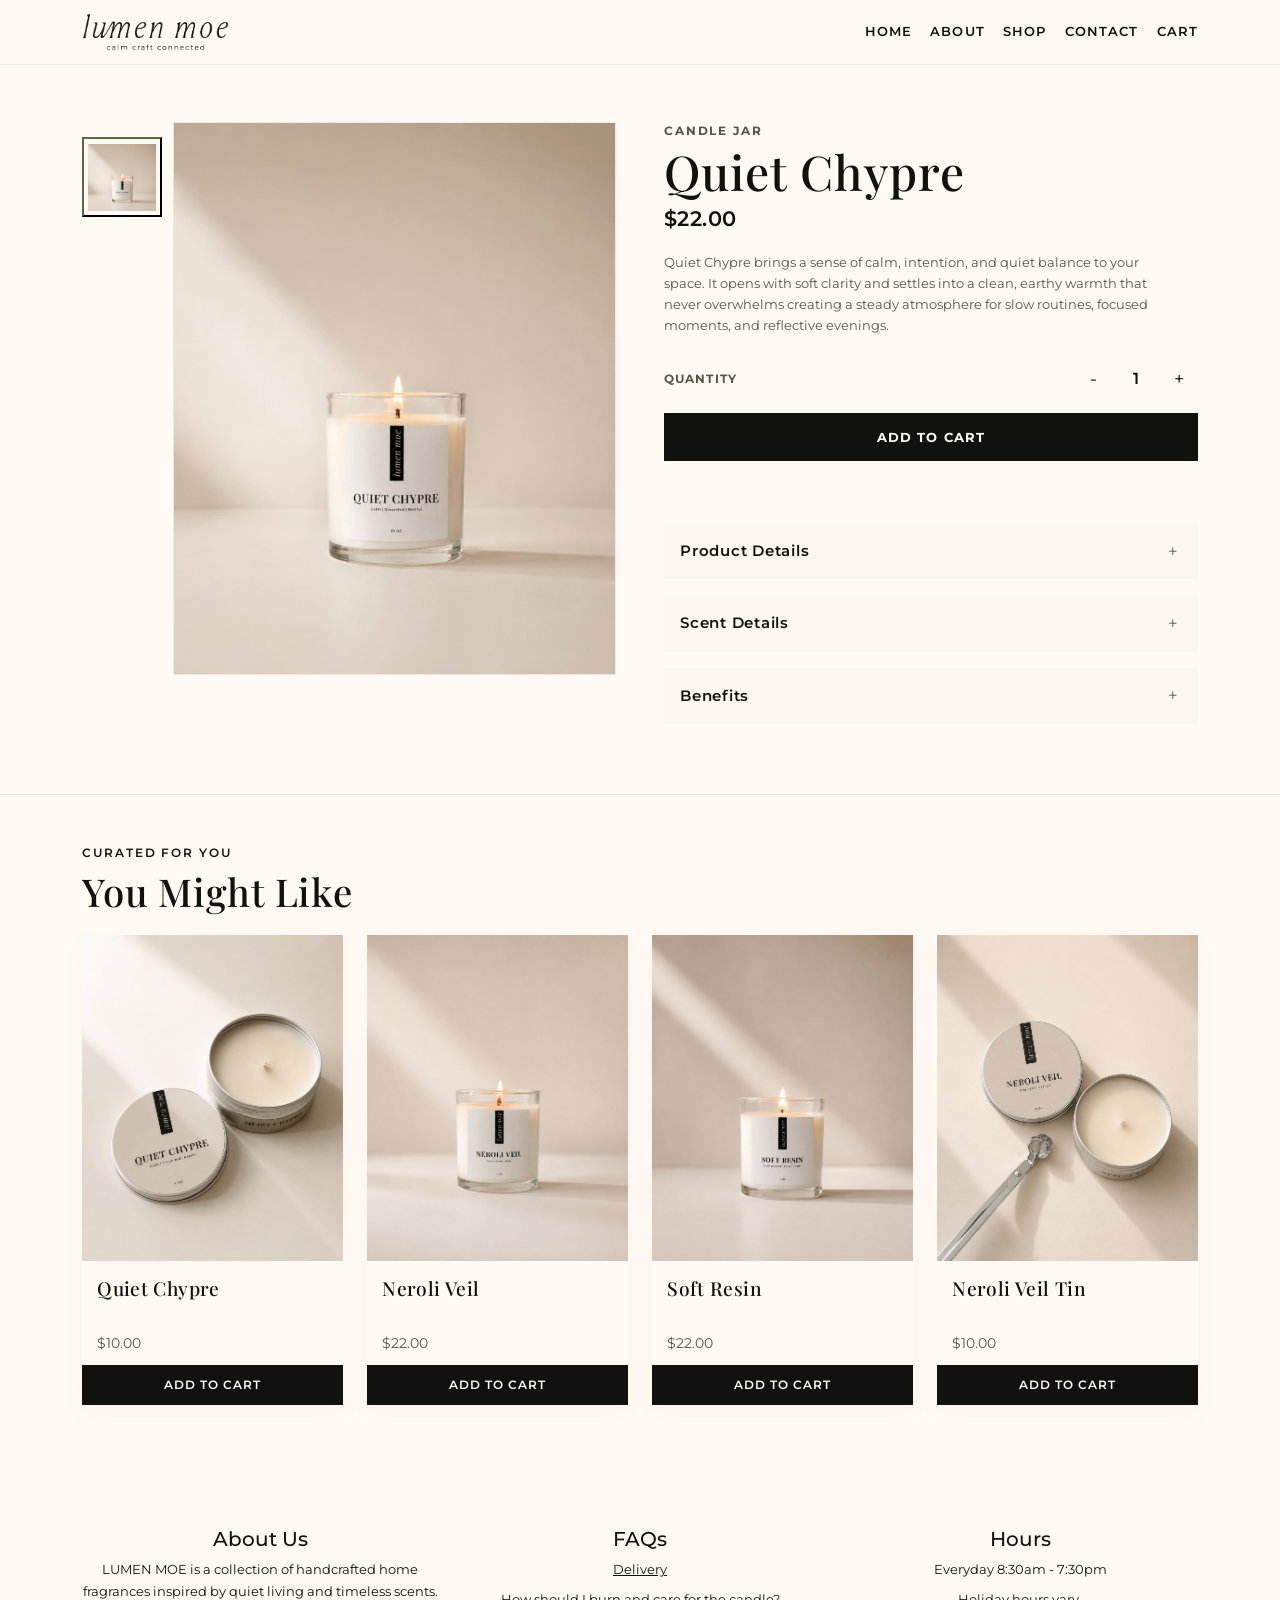
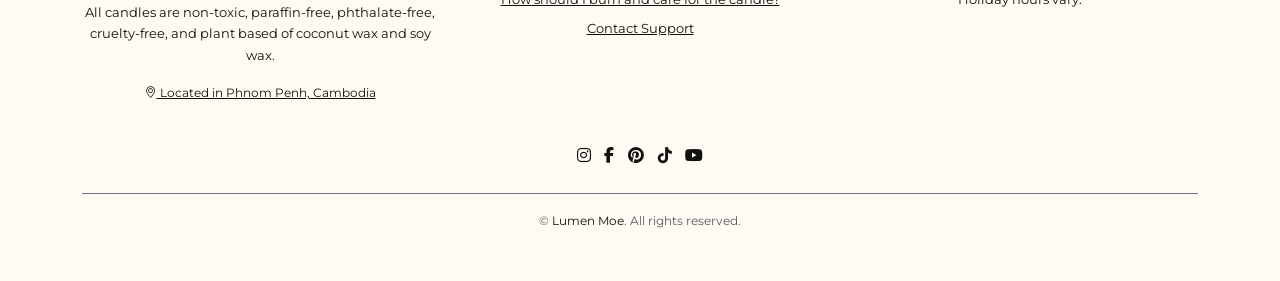
<file: product.html>
<!DOCTYPE html>
<html lang="en">
<head>
	<meta charset="UTF-8">
	<meta name="viewport" content="width=device-width, initial-scale=1.0">
	<title>Product Detail</title>

	<link rel="preconnect" href="https://fonts.googleapis.com">
	<link rel="preconnect" href="https://fonts.gstatic.com" crossorigin>
	<link href="https://fonts.googleapis.com/css2?family=Montserrat:wght@400;500&family=Playfair+Display:wght@400;500&display=swap" rel="stylesheet">

	<link href="https://cdn.jsdelivr.net/npm/bootstrap@5.3.3/dist/css/bootstrap.min.css" rel="stylesheet" integrity="sha384-QWTKZyjpPEjISv5WaRU9OFeRpok6YctnYmDr5pNlyT2bRjXh0JMhjY6hW+ALEwIH" crossorigin="anonymous">
	<link rel="stylesheet" href="https://cdnjs.cloudflare.com/ajax/libs/font-awesome/6.5.2/css/all.min.css" crossorigin="anonymous" referrerpolicy="no-referrer">
	<link rel="stylesheet" href="https://cdn.jsdelivr.net/npm/bootstrap-icons@1.11.3/font/bootstrap-icons.min.css">
	
	<!-- styles-->
	<link rel="stylesheet" href="./css/productDetail.css">
	<link rel="stylesheet" href="./css/footer.css">
	<link rel="stylesheet" href="./css/navbar.css">
	<link rel="icon" href="img/Monogram.png" type="image/png">
</head>
<body>
	<header>
		<nav class="site-nav" aria-label="Primary navigation">
			<div class="container">
				<a href="index.html" class="brand">
					<img src="img/web.png" alt="Lumen Moe Logo" class="logo">
				</a>
				<div class="nav-links" id="siteNavLinks">
					<a href="index.html">Home</a>
					<a href="index.html#our-story">About</a>
					<a href="shop.html">Shop</a>
					<a href="#footer">Contact</a>
					<a href="cart.html">Cart</a>
				</div>
				<button class="nav-toggle" id="navToggle" aria-label="Toggle menu" aria-expanded="false" aria-controls="siteNavLinks">
					<span></span><span></span><span></span>
				</button>
			</div>
		</nav>
	</header>

	<main>
		<section class="product-detail py-4 py-md-5">
			<div class="container">
				<div class="row g-4 g-lg-5 align-items-start" id="productDetail">
					<div class="col-12 col-lg-6">
						<div class="gallery-wrapper">
							<div class="thumbnail-gallery" id="thumbnailGallery" role="list" aria-label="Product image thumbnails"></div>
							<div class="gallery-main-wrap">
								<img id="mainProductImage" src="" alt="Product image" class="img-fluid main-product-image">
								<button type="button" class="gallery-nav gallery-nav-prev" id="galleryPrevBtn" aria-label="Previous image">
									<i class="bi bi-chevron-left"></i>
								</button>
								<button type="button" class="gallery-nav gallery-nav-next" id="galleryNextBtn" aria-label="Next image">
									<i class="bi bi-chevron-right"></i>
								</button>
							</div>
						</div>
					</div>

					<div class="col-12 col-lg-6">
						<div class="product-panel">
							<p class="product-kicker mb-2" id="productCategory">Collection</p>
							<h1 class="product-name mb-2" id="productName">Loading product...</h1>
							<p class="product-price mb-3" id="productPrice">$0</p>
							<p class="product-description mb-4" id="productDescription"></p>
							<div id="productOptions"></div>

							<div class="quantity-wrap mb-3" aria-label="Select quantity" id="quantityWrap">
								<span class="quantity-label">Quantity</span>
								<div class="qty-control" role="group" aria-label="Quantity selector">
									<button type="button" class="qty-btn" id="decreaseQty" aria-label="Decrease quantity">-</button>
									<input type="text" id="quantityInput" value="1" inputmode="numeric" readonly aria-live="polite" aria-label="Selected quantity">
									<button type="button" class="qty-btn" id="increaseQty" aria-label="Increase quantity">+</button>
								</div>
							</div>

							<button type="button" class="add-cart-btn" id="addToCartBtn">Add to Cart</button>
							<p class="cart-status mb-0 mt-3" id="cartStatus" aria-live="polite"></p>

							<div class="product-accordion mt-4" id="productAccordion" role="region" aria-label="Product information">
								<!-- Accordion items will be dynamically inserted here -->
							</div>
						</div>
					</div>
				</div>
			</div>
		</section>

		<section class="related-products py-4 py-md-5" aria-labelledby="relatedProductsTitle">
			<div class="container">
				<div class="section-head text-start mb-4">
					<div class="related-heading-row">
						<div>
							<p class="section-kicker mb-2">Curated For You</p>
							<h2 class="section-title mb-0" id="relatedProductsTitle">You Might Like</h2>
						</div>
					</div>
				</div>

				<div class="related-carousel-wrap">
					<div class="related-nav-controls" aria-label="Related products navigation">
						<button type="button" class="related-nav-btn" id="relatedPrevBtn" aria-label="Previous related products">
							<i class="bi bi-chevron-left"></i>
						</button>
						<button type="button" class="related-nav-btn" id="relatedNextBtn" aria-label="Next related products">
							<i class="bi bi-chevron-right"></i>
						</button>
					</div>
					<div class="row g-3 g-md-4" id="relatedProductsGrid" aria-live="polite"></div>
				</div>
			</div>
		</section>
	</main>

	<!--FOOTER-->
	<footer class="footer" id="footer">
		<div class="container">
			<!-- First row: 3 columns -->
			<div class="row gy-4 text-center text-md-center">
				<div class="col-12 col-md-4 mt-5">
					<h5 class="footer-title font-weight-bold">About Us</h5>
					<p class="footer-text-center">LUMEN MOE is a collection of handcrafted home fragrances inspired by quiet living and timeless scents.
						All candles are non-toxic, paraffin-free, phthalate-free, cruelty-free, and plant based of coconut wax and soy wax.</p>
					<p class="footer-text-center"><small><a class="location-link" href="https://maps.app.goo.gl/Zr1V2UEtGrFedgHS8" target="_blank" rel="noopener noreferrer"><i class="bi bi-geo-alt"></i> Located in Phnom Penh, Cambodia</a></small></p>
					
					<!--<div class="footer-payments mt-3">
						<span class="footer-payment-label">We accept:</span>
						<div class="footer-payment-icons mt-2">
							<i class="fab fa-cc-visa" aria-hidden="true" title="Visa"></i>
							<i class="fab fa-cc-mastercard" aria-hidden="true" title="Mastercard"></i>
							<i class="fab fa-cc-amex" aria-hidden="true" title="Amex"></i>
							<i class="fab fa-cc-paypal" aria-hidden="true" title="PayPal"></i>
						</div>
					</div>-->
				</div>

				<!-- FAQs Column -->
				<div class="col-12 col-md-4 mt-5">
					<h5 class="footer-title font-weight-bold">FAQs</h5>
					<ul class="footer-links list-unstyled">
						<li class="mb-2">
							<button class="footer-faq-toggle" type="button" data-bs-toggle="collapse" data-bs-target="#faqShipping" aria-expanded="false" aria-controls="faqShipping">
								Delivery
							</button>
							<div id="faqShipping" class="collapse footer-faq-answer">
								<b>Delivery via grab takes 1-2 hours depending on your location or pick up at store.</b>
							</div>
						</li>
						<li class="mb-2">
							<button class="footer-faq-toggle" type="button" data-bs-toggle="collapse" data-bs-target="#faqWarranty" aria-expanded="false" aria-controls="faqWarranty">
								How should I burn and care for the candle?
							</button>
							<div id="faqWarranty" class="collapse footer-faq-answer">
								<b>Trim wick before each burn and allow the wax to melt evenly across the surface. Burn for 2-3 hours at a time and never leave unattended. Discontinue use when 1 cm of wax remains.</b>
							</div>
						</li>
						<li class="mb-2">
							<button class="footer-faq-toggle" type="button" data-bs-toggle="collapse" data-bs-target="#faqSupport" aria-expanded="false" aria-controls="faqSupport">
								Contact Support
							</button>
							<div id="faqSupport" class="collapse footer-faq-answer">
								<b>Contact us via <a href="https://t.me/lumenmoe"><u>Telegram</u></a> for quick assistance.</b>
							</div>
						</li>
					</ul>
				</div>

				<!-- Hours Column -->
				<div class="col-12 col-md-4 mt-5">
					<h5 class="footer-title font-weight-bold">Hours</h5>
					<ul class="footer-hours list-unstyled">
						<li>Everyday 8:30am - 7:30pm</li>
						<li class="mt-2">Holiday hours vary.</li>
					</ul>
				</div>
			</div>

			<!-- Second row: newsletter 
			<div class="row justify-content-center mt-5">
				<div class="col-12 col-md-6">
					<h5 class="footer-title text-center font-weight-bold">Newsletter</h5>
					<p class="text-center">Subscribe to our newsletter for the latest updates and offers ^_^</p>
					<form class="footer-form d-flex flex-column flex-sm-row justify-content-center" action="#" method="post">
						<label class="sr-only" for="footer-email"></label>
						<input id="footer-email" type="email" class="form-control mb-2 mb-sm-0 mr-sm-2" placeholder="Enter your email" required>
						<button type="submit" class="btn btn-primary">Subscribe</button>
					</form>
				</div>
			</div>-->

			<!-- Third row: social -->
			<div class="row justify-content-center mt-4">
				<div class="col-auto">
					<div class="footer-social">
						<a href="https://www.instagram.com/lumenmoe/" aria-label="Instagram" class="footer-social-link"><i class="fab fa-instagram"></i></a>
						<a href="https://www.facebook.com/LumenMoe/" aria-label="Facebook" class="footer-social-link"><i class="fab fa-facebook-f"></i></a>
						<a href="https://www.pinterest.com/lumenmoe/" aria-label="Pinterest" class="footer-social-link"><i class="fab fa-pinterest"></i></a>
						<a href="https://www.tiktok.com/@lumenmoe" aria-label="TikTok" class="footer-social-link"><i class="fab fa-tiktok"></i></a>
						<a href="https://www.youtube.com/@lumenmoe" aria-label="YouTube" class="footer-social-link"><i class="fab fa-youtube"></i></a>
					</div>
				</div>
			</div>

			<div class="footer-bottom text-center mt-4 pt-3 border-top border-secondary">
				<small class="text-muted">&copy; <span id="currentYear"></span> <a href="index.html" class="text-decoration-none">Lumen Moe</a>. All rights reserved.</small>
			</div>
		</div>
	</footer>


	<script src="https://cdn.jsdelivr.net/npm/bootstrap@5.3.3/dist/js/bootstrap.bundle.min.js" integrity="sha384-YvpcrYf0tY3lHB60NNkmXc5s9fDVZLESaAA55NDzOxhy9GkcIdslK1eN7N6jIeHz" crossorigin="anonymous"></script>
	<script src="./js/navbar.js" defer></script>
	<script src="./js/products.js" defer></script>
	<script src="./js/productDetail.js" defer></script>
</body>
</html>
</file>
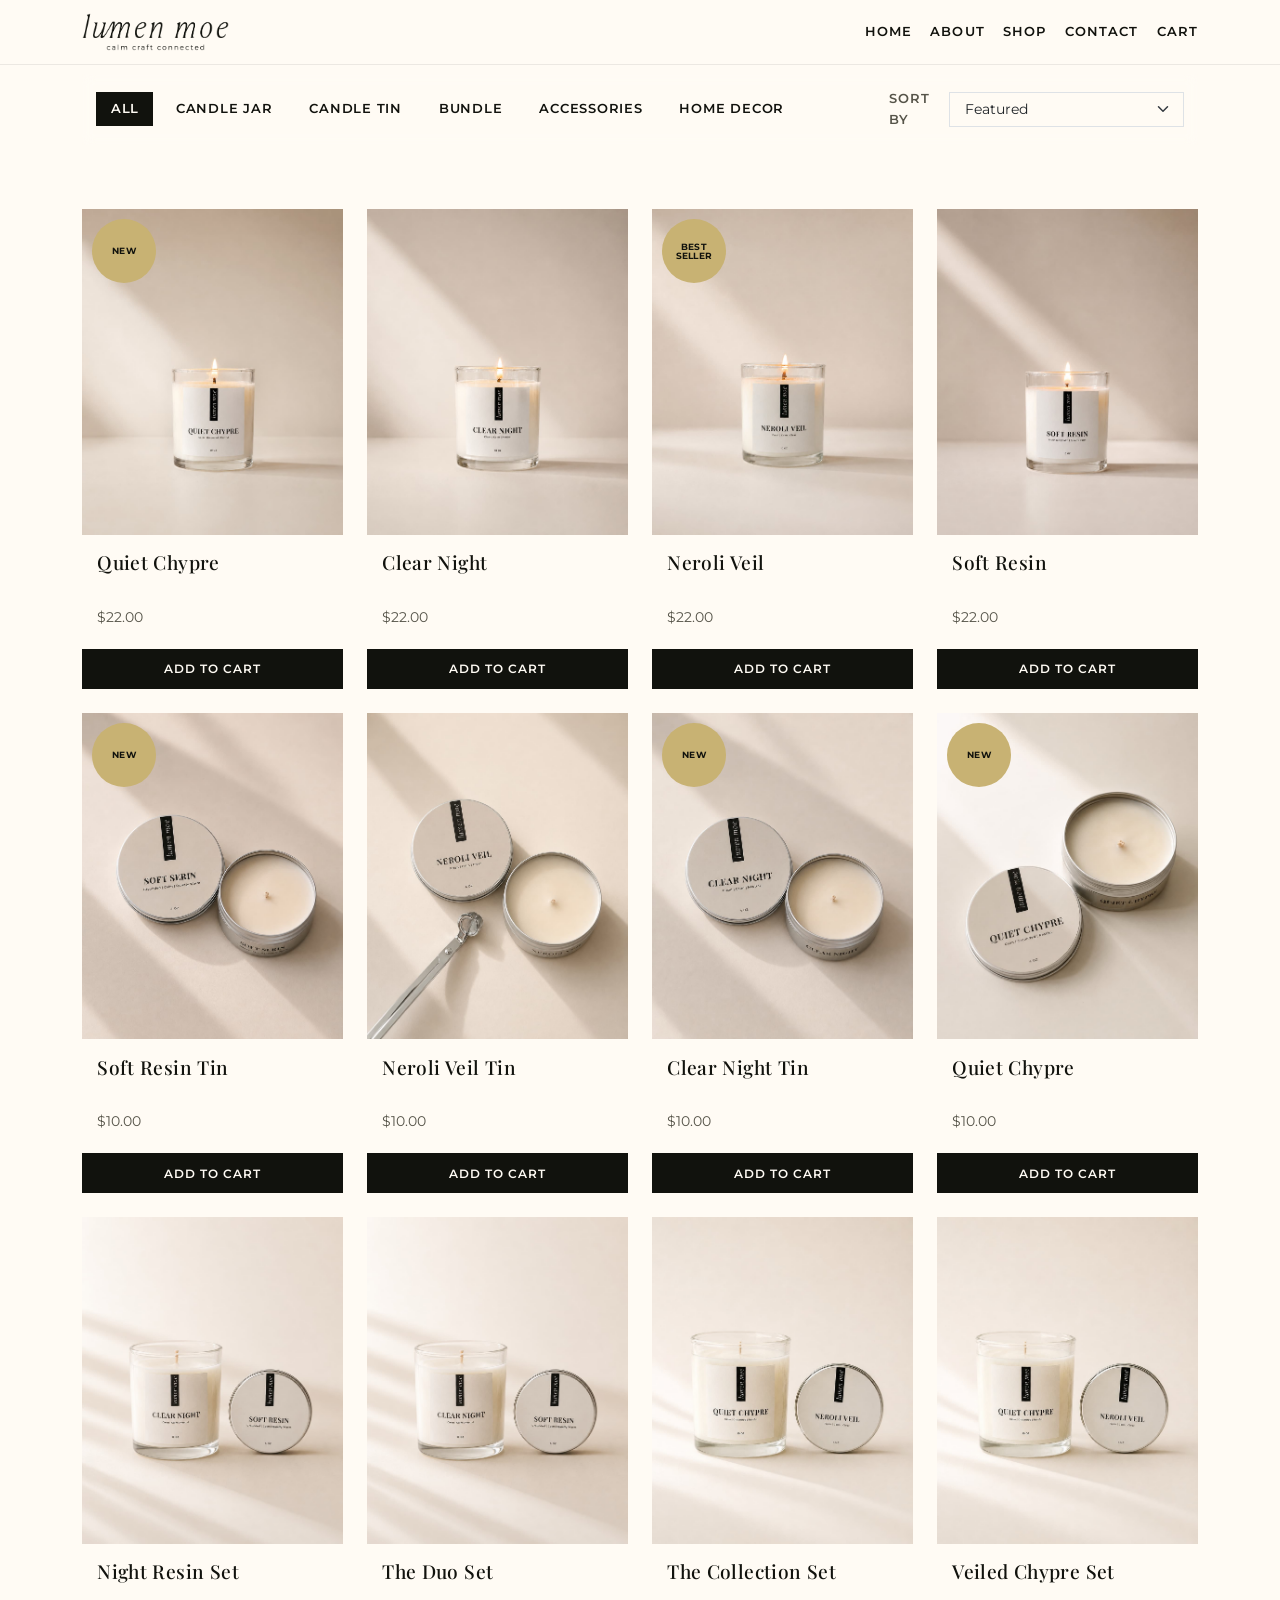
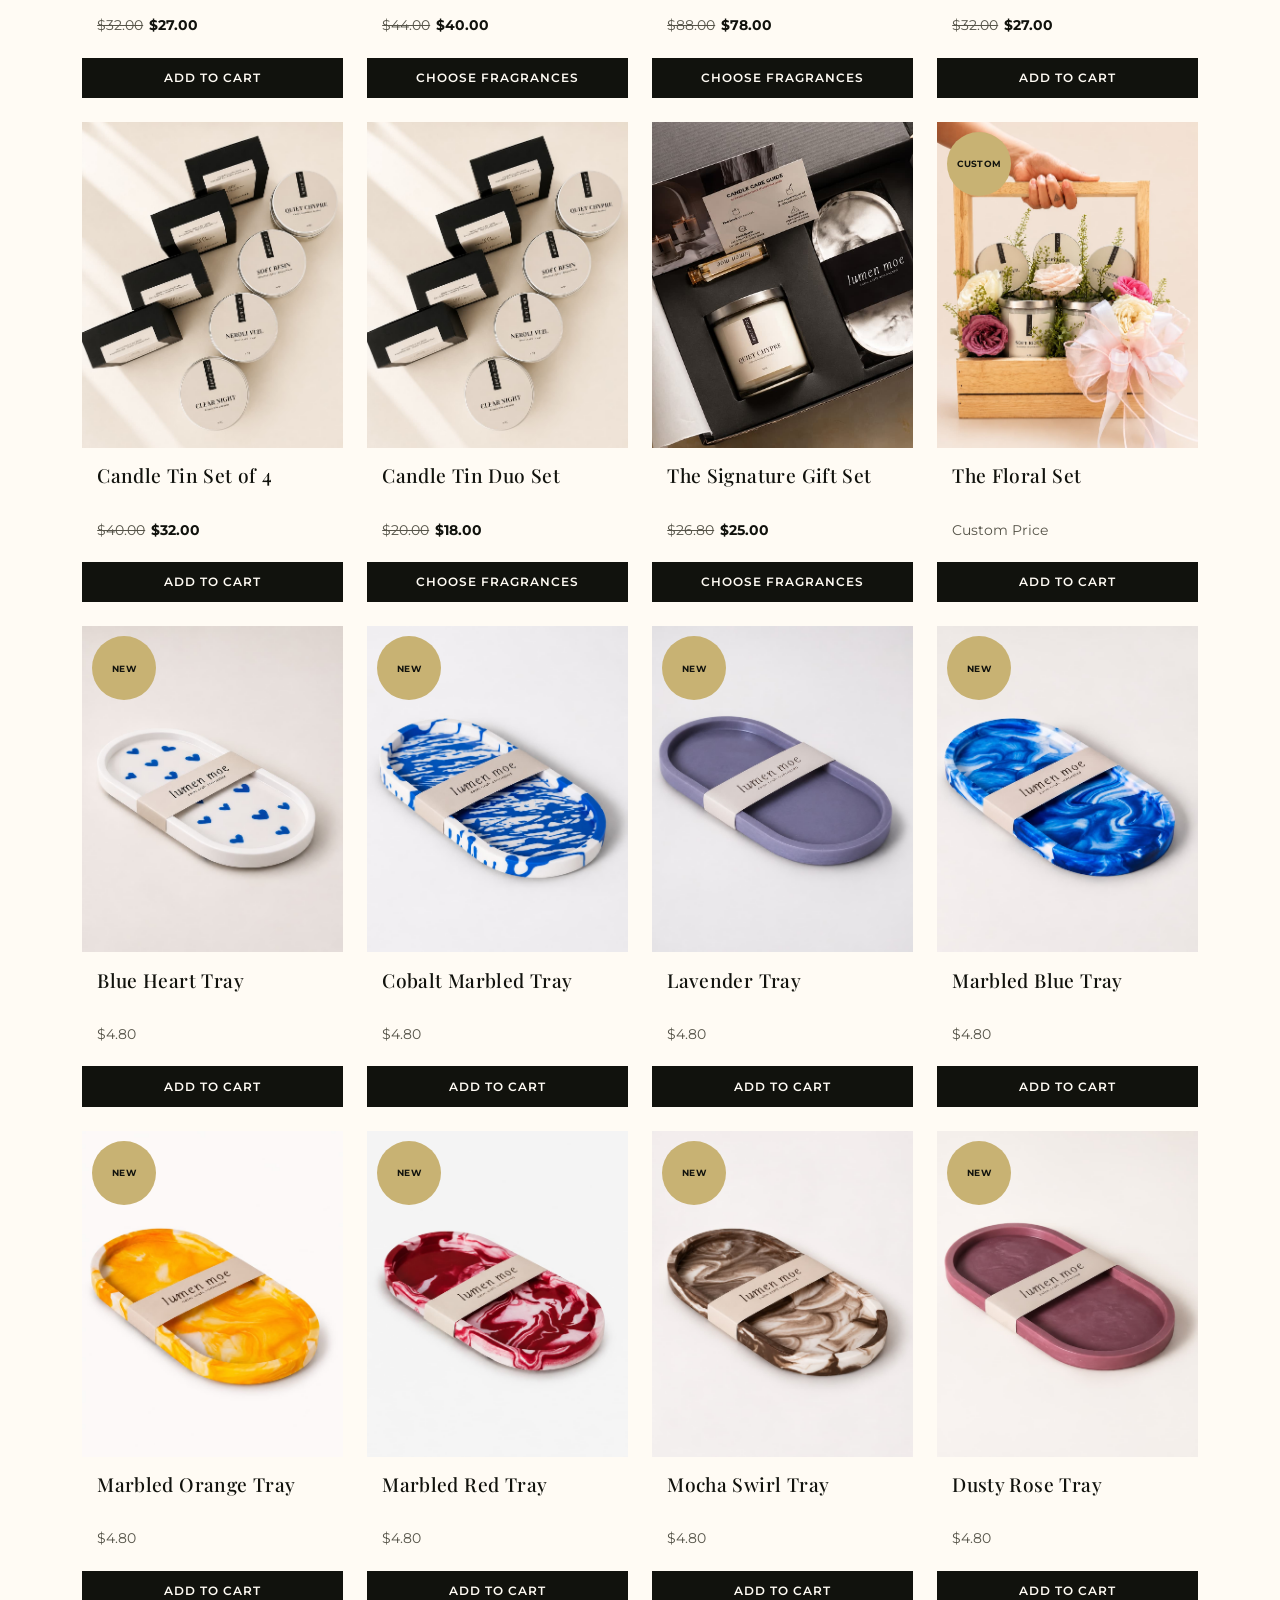
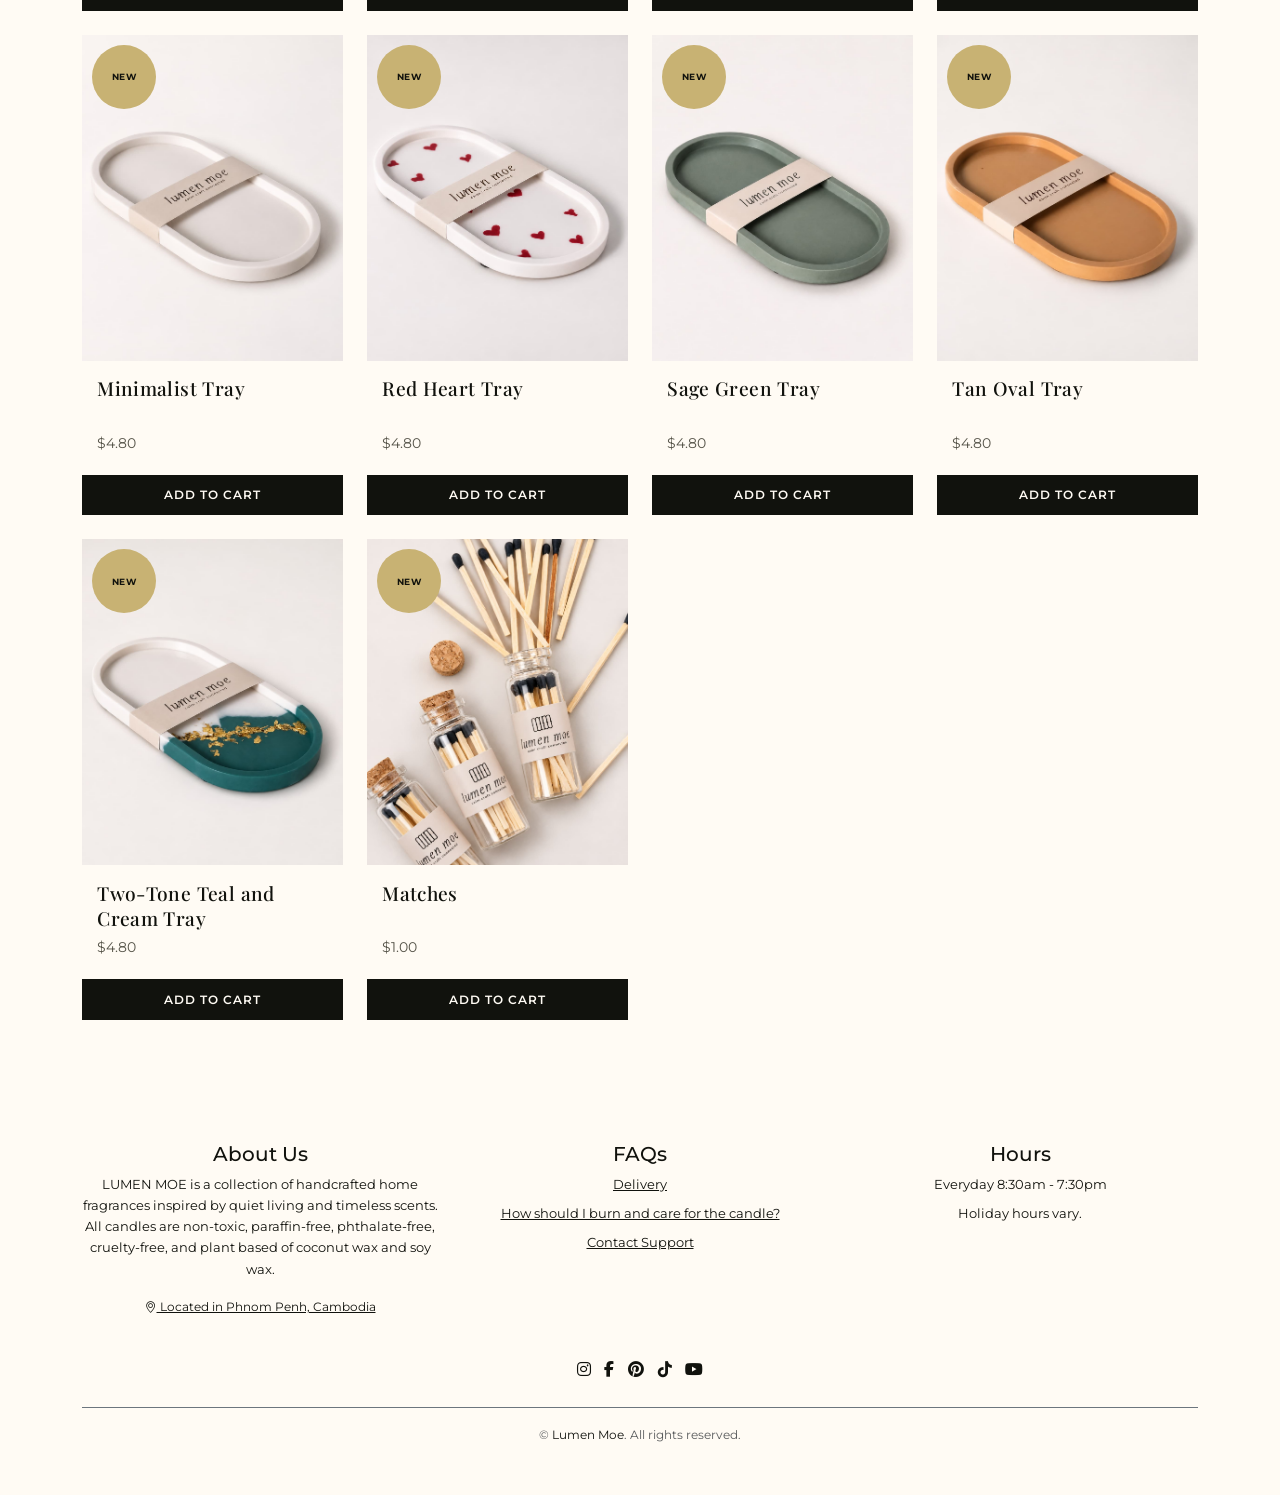
<file: shop.html>
<!DOCTYPE html>
<html lang="en">
<head>
	<meta charset="UTF-8">
	<meta name="viewport" content="width=device-width, initial-scale=1.0">
	<title>Shop All</title>

	<link rel="preconnect" href="https://fonts.googleapis.com">
	<link rel="preconnect" href="https://fonts.gstatic.com" crossorigin>
	<link href="https://fonts.googleapis.com/css2?family=Montserrat:wght@400;500&family=Playfair+Display:wght@400;500&display=swap" rel="stylesheet">

	<link href="https://cdn.jsdelivr.net/npm/bootstrap@5.3.3/dist/css/bootstrap.min.css" rel="stylesheet" integrity="sha384-QWTKZyjpPEjISv5WaRU9OFeRpok6YctnYmDr5pNlyT2bRjXh0JMhjY6hW+ALEwIH" crossorigin="anonymous">
	<link rel="stylesheet" href="https://cdnjs.cloudflare.com/ajax/libs/font-awesome/6.5.2/css/all.min.css" crossorigin="anonymous" referrerpolicy="no-referrer">
	<link rel="stylesheet" href="https://cdn.jsdelivr.net/npm/bootstrap-icons@1.11.3/font/bootstrap-icons.min.css">
	<link rel="stylesheet" href="./css/shop.css">
	<link rel="stylesheet" href="./css/footer.css">
	<link rel="stylesheet" href="./css/navbar.css">
	<link rel="icon" href="img/Monogram.png" type="image/png">
</head>
<body>

	<!-- Header with responsive navbar -->
	<header>
		<nav class="site-nav" aria-label="Primary navigation">
			<div class="container">
				<a href="index.html" class="brand">
					<img src="img/web.png" alt="Lumen Moe Logo" class="logo">
				</a>
				<div class="nav-links" id="siteNavLinks">
					<a href="index.html">Home</a>
					<a href="index.html#our-story">About</a>
					<a href="shop.html">Shop</a>
					<a href="#footer">Contact</a>
					<a href="cart.html">Cart</a>
				</div>
				<button class="nav-toggle" id="navToggle" aria-label="Toggle menu" aria-expanded="false" aria-controls="siteNavLinks">
					<span></span><span></span><span></span>
				</button>
			</div>
		</nav>
	</header>

	<main>
		<!--<section class="shop-hero py-5">
			<div class="container text-center py-md-4">
		
				<h3 class="section-title mb-2">Shop All Lumen Moe Products</h3>
				<p class="hero-copy mb-0 text-center">A full range of LUMEN MOE scent creations, including candles and home fragrance pieces, organized for simple viewing and selection across the collection.</p>
			</div>
		</section>-->

		<section class="shop-controls pb-2 pb-md-3">
			<div class="container">
				<div class="shop-controls-mobile d-flex d-md-none justify-content-between align-items-center">
					<button type="button" class="shop-control-toggle" data-bs-toggle="collapse" data-bs-target="#mobileCategoryControls" aria-controls="mobileCategoryControls" aria-expanded="false" aria-label="Show categories">
						<i class="bi bi-list"></i>
					</button>
					<button type="button" class="shop-control-toggle" data-bs-toggle="collapse" data-bs-target="#mobileSortControls" aria-controls="mobileSortControls" aria-expanded="false" aria-label="Show sorting options">
						<i class="bi bi-funnel"></i>
					</button>
				</div>

				<div class="collapse d-md-none mobile-controls-panel" id="mobileCategoryControls">
					<div class="filter-tabs d-flex flex-wrap gap-2" role="tablist" aria-label="Product categories">
						<button type="button" class="filter-btn active" data-category="all" aria-pressed="true">All</button>
						<button type="button" class="filter-btn" data-category="Candle Jar" aria-pressed="false">Candle Jar</button>
						<button type="button" class="filter-btn" data-category="Candle Tin" aria-pressed="false">Candle Tin</button>
						<button type="button" class="filter-btn" data-category="Bundle" aria-pressed="false">Bundle</button>
						<button type="button" class="filter-btn" data-category="Accessories" aria-pressed="false">Accessories</button>
						<button type="button" class="filter-btn" data-category="Home Decor" aria-pressed="false">Home Decor</button>
					</div>
				</div>

				<div class="collapse d-md-none mobile-controls-panel" id="mobileSortControls">
					<div class="sort-wrap d-flex align-items-center gap-2">
						<label for="sortProductsMobile" class="sort-label mb-0">Sort by</label>
						<select id="sortProductsMobile" class="form-select sort-select js-sort-select" aria-label="Sort products">
							<option value="featured">Featured</option>
							<option value="name-asc">Name (A-Z)</option>
							<option value="price-asc">Price (Low to High)</option>
							<option value="price-desc">Price (High to Low)</option>
						</select>
					</div>
				</div>

				<div class="controls-wrap d-none d-md-flex flex-column flex-lg-row align-items-lg-center justify-content-between gap-3">
					<div class="filter-tabs d-flex flex-wrap gap-2" role="tablist" aria-label="Product categories">
						<button type="button" class="filter-btn active" data-category="all" aria-pressed="true">All</button>
						<button type="button" class="filter-btn" data-category="Candle Jar" aria-pressed="false">Candle Jar</button>
						<button type="button" class="filter-btn" data-category="Candle Tin" aria-pressed="false">Candle Tin</button>
						<button type="button" class="filter-btn" data-category="Bundle" aria-pressed="false">Bundle</button>
						<button type="button" class="filter-btn" data-category="Accessories" aria-pressed="false">Accessories</button>
						<button type="button" class="filter-btn" data-category="Home Decor" aria-pressed="false">Home Decor</button>
					</div>

					<div class="sort-wrap d-flex align-items-center gap-2">
						<label for="sortProducts" class="sort-label mb-0">Sort by</label>
						<select id="sortProducts" class="form-select sort-select js-sort-select" aria-label="Sort products">
							<option value="featured">Featured</option>
							<option value="name-asc">Name (A-Z)</option>
							<option value="price-asc">Price (Low to High)</option>
							<option value="price-desc">Price (High to Low)</option>
						</select>
					</div>
				</div>
			</div>
		</section>

		<section class="shop-products py-4 py-md-5" id="shop-products">
			<div class="container">
				<div class="row g-3 g-md-4" id="productGrid" aria-live="polite"></div>
			</div>
		</section>
	</main>

	<!--FOOTER-->
	<footer class="footer" id="footer">
		<div class="container">
			<!-- First row: 3 columns -->
			<div class="row gy-4 text-center text-md-center">
				<div class="col-12 col-md-4 mt-5">
					<h5 class="footer-title font-weight-bold">About Us</h5>
					<p class="footer-text-center">LUMEN MOE is a collection of handcrafted home fragrances inspired by quiet living and timeless scents.
						All candles are non-toxic, paraffin-free, phthalate-free, cruelty-free, and plant based of coconut wax and soy wax.</p>
					<p class="footer-text-center"><small><a class="location-link" href="https://maps.app.goo.gl/Zr1V2UEtGrFedgHS8" target="_blank" rel="noopener noreferrer"><i class="bi bi-geo-alt"></i> Located in Phnom Penh, Cambodia</a></small></p>
					
					<!--<div class="footer-payments mt-3">
						<span class="footer-payment-label">We accept:</span>
						<div class="footer-payment-icons mt-2">
							<i class="fab fa-cc-visa" aria-hidden="true" title="Visa"></i>
							<i class="fab fa-cc-mastercard" aria-hidden="true" title="Mastercard"></i>
							<i class="fab fa-cc-amex" aria-hidden="true" title="Amex"></i>
							<i class="fab fa-cc-paypal" aria-hidden="true" title="PayPal"></i>
						</div>
					</div>-->
				</div>

				<!-- FAQs Column -->
				<div class="col-12 col-md-4 mt-5">
					<h5 class="footer-title font-weight-bold">FAQs</h5>
					<ul class="footer-links list-unstyled">
						<li class="mb-2">
							<button class="footer-faq-toggle" type="button" data-bs-toggle="collapse" data-bs-target="#faqShipping" aria-expanded="false" aria-controls="faqShipping">
								Delivery
							</button>
							<div id="faqShipping" class="collapse footer-faq-answer">
								<b>Delivery via grab takes 1-2 hours depending on your location or pick up at store.</b>
							</div>
						</li>
						<li class="mb-2">
							<button class="footer-faq-toggle" type="button" data-bs-toggle="collapse" data-bs-target="#faqWarranty" aria-expanded="false" aria-controls="faqWarranty">
								How should I burn and care for the candle?
							</button>
							<div id="faqWarranty" class="collapse footer-faq-answer">
								<b>Trim wick before each burn and allow the wax to melt evenly across the surface. Burn for 2-3 hours at a time and never leave unattended. Discontinue use when 1 cm of wax remains.</b>
							</div>
						</li>
						<li class="mb-2">
							<button class="footer-faq-toggle" type="button" data-bs-toggle="collapse" data-bs-target="#faqSupport" aria-expanded="false" aria-controls="faqSupport">
								Contact Support
							</button>
							<div id="faqSupport" class="collapse footer-faq-answer">
								<b>Contact us via <a href="https://t.me/lumenmoe"><u>Telegram</u></a> for quick assistance.</b>
							</div>
						</li>
					</ul>
				</div>

				<!-- Hours Column -->
				<div class="col-12 col-md-4 mt-5">
					<h5 class="footer-title font-weight-bold">Hours</h5>
					<ul class="footer-hours list-unstyled">
						<li>Everyday 8:30am - 7:30pm</li>
						<li class="mt-2">Holiday hours vary.</li>
					</ul>
				</div>
			</div>

			<!-- Second row: newsletter 
			<div class="row justify-content-center mt-5">
				<div class="col-12 col-md-6">
					<h5 class="footer-title text-center font-weight-bold">Newsletter</h5>
					<p class="text-center">Subscribe to our newsletter for the latest updates and offers ^_^</p>
					<form class="footer-form d-flex flex-column flex-sm-row justify-content-center" action="#" method="post">
						<label class="sr-only" for="footer-email"></label>
						<input id="footer-email" type="email" class="form-control mb-2 mb-sm-0 mr-sm-2" placeholder="Enter your email" required>
						<button type="submit" class="btn btn-primary">Subscribe</button>
					</form>
				</div>
			</div>-->

			<!-- Third row: social -->
			<div class="row justify-content-center mt-4">
				<div class="col-auto">
					<div class="footer-social">
						<a href="https://www.instagram.com/lumenmoe/" aria-label="Instagram" class="footer-social-link"><i class="fab fa-instagram"></i></a>
						<a href="https://www.facebook.com/LumenMoe/" aria-label="Facebook" class="footer-social-link"><i class="fab fa-facebook-f"></i></a>
						<a href="https://www.pinterest.com/lumenmoe/" aria-label="Pinterest" class="footer-social-link"><i class="fab fa-pinterest"></i></a>
						<a href="https://www.tiktok.com/@lumenmoe" aria-label="TikTok" class="footer-social-link"><i class="fab fa-tiktok"></i></a>
						<a href="https://www.youtube.com/@lumenmoe" aria-label="YouTube" class="footer-social-link"><i class="fab fa-youtube"></i></a>
					</div>
				</div>
			</div>

			<div class="footer-bottom text-center mt-4 pt-3 border-top border-secondary">
				<small class="text-muted">&copy; <span id="currentYear"></span> <a href="index.html" class="text-decoration-none">Lumen Moe</a>. All rights reserved.</small>
			</div>
		</div>
	</footer>


	<script src="https://cdn.jsdelivr.net/npm/bootstrap@5.3.3/dist/js/bootstrap.bundle.min.js" integrity="sha384-YvpcrYf0tY3lHB60NNkmXc5s9fDVZLESaAA55NDzOxhy9GkcIdslK1eN7N6jIeHz" crossorigin="anonymous"></script>
	<script src="./js/navbar.js" defer></script>
	<script src="./js/products.js" defer></script>
	<script src="./js/shop.js" defer></script>
</body>
</html>
</file>
<file: css/bulk-inquiry.css>
:root {
	--bg-main: #fffbf4;
	--bg-alt: #fffbf4;
	--text-main: #11120d;
	--text-muted: #565449;
	--line-soft: none !important;
	--card-bg: #fffbf4;
	--shadow-soft: 0 10px 30px rgba(22, 22, 22, 0.06);
	--radius-soft: 14px;
}

* {
	box-sizing: border-box;
}

body {
	margin: 0;
	padding-top: 58px;
	font-family: "Montserrat", sans-serif;
	color: var(--text-main);
	background: #fffbf4;
	line-height: 1.6;
}

h1,
h2,
h3,
.logo,
.footer-logo {
	font-family: "Playfair Display", serif;
	letter-spacing: 0.02em;
}

a {
	text-decoration: none;
}

.inquiry-hero {
	background: #fffbf4;
}

.section-kicker {
	text-transform: uppercase;
	letter-spacing: 0.16em;
	font-size: 0.75rem;
	font-weight: 600;
}

.section-title {
	font-size: clamp(2rem, 3.2vw, 3rem);
	line-height: 1.05;
}

.hero-copy {
	max-width: 720px;
	margin-inline: auto;
	color: var(--text-muted);
}

.inquiry-card {
	background-color: #fffbf4;
	border: 1px solid var(--line-soft);
	border-radius: 0;
	box-shadow: var(--shadow-soft);
	transition: transform 0.3s ease, box-shadow 0.3s ease;
}

.inquiry-card:hover {
	transform: translateY(-2px);
	box-shadow: 0 14px 36px rgba(22, 22, 22, 0.08);
}

.card-title {
	font-size: clamp(1.5rem, 2.1vw, 2rem);
	line-height: 1.15;
}

.form-label {
	font-size: 0.95rem;
	font-weight: 600;
	text-transform: uppercase;
	letter-spacing: 0.06em;
	margin-bottom: 0.35rem;
}

.form-control,
.form-select {
	font-size: 0.95rem;
	border-color: rgba(17, 18, 13, 0.3);
	border-radius: 0;
	padding: 0.78rem 0.9rem;
	transition: border-color 0.3s ease, box-shadow 0.3s ease;
}

.form-control:focus,
.form-select:focus {
	border-color: rgba(17, 18, 13, 0.3);
	box-shadow: 0 0 0 0.2rem rgba(80, 77, 72, 0.15);
	background-color: transparent;
}

.form-control.form-control-lg,
.form-select.form-control-lg {
	min-height: 52px;
	appearance: none;
	-webkit-appearance: none;
}

.form-control::placeholder {
	color: rgba(17, 18, 13, 0.3);
	opacity: 1;
	font: 0.95rem "Montserrat", sans-serif;
}

.summary-list {
	font-size: 0.98rem;
}

.summary-item {
	color: var(--text-main);
}

.info-panel {
	padding: 1rem;
	border: 1px solid rgba(17, 18, 13, 0.12);
	background: rgba(255, 255, 255, 0.32);
}

.inquiry-btn {
	display: inline-flex;
	align-items: center;
	justify-content: center;
	width: 100%;
	padding: 0.95rem 1.25rem;
	border: 1px solid #11120d;
	background-color: #11120d;
	color: #fffbf4;
	font-size: 0.88rem;
	font-weight: 600;
	text-transform: uppercase;
	letter-spacing: 0.08em;
	transition: background-color 0.3s ease, transform 0.3s ease, border-color 0.3s ease;
}

.inquiry-btn:hover,
.inquiry-btn:focus-visible {
	background-color: #565449;
	border-color: #565449;
	transform: translateY(-1px);
}

.inquiry-btn:focus,
.inquiry-btn:focus-visible {
	outline: none;
	box-shadow: none;
}

.mobile-inquiry-cta {
	position: sticky;
	bottom: 0;
	z-index: 1020;
	padding: 0.75rem 0;
	background: rgba(255, 251, 244, 0.92);
	backdrop-filter: blur(10px);
	border-top: 1px solid rgba(17, 18, 13, 0.08);
}

.inquiry-confirmation {
	border: 1px solid rgba(17, 18, 13, 0.12);
	background: rgba(255, 255, 255, 0.64);
	padding: 1rem;
	font-size: 0.95rem;
}

@media (min-width: 992px) {
	.sticky-lg-top {
		top: 84px;
	}
}
</file>
<file: css/footer.css>
.footer {
    background: #fffbf4;
    color: #11120d;
    padding: 50px 0;
    font-size: smaller;
    border-top: none;
}

.footer a {
    color: #11120d;
}

.footer .location-link {
    text-decoration: underline;
}

/*FAQ section*/
.footer-faq-toggle {
    background: transparent;
    border: 0;
    padding: 0;
    color: #11120d;
    text-align: left;
    font: inherit;
    cursor: pointer;
    text-decoration: underline;
}

.footer-faq-toggle:hover,
.footer-faq-toggle:focus {
    color: #565449;
    outline: none;
}

.footer-faq-answer {
    margin-top: 0.35rem;
    color: rgba(17, 18, 13, 0.85);
    font-size: 0.88rem;
    line-height: 1.4;
}

.footer a:hover {
    color: #d8cfbc;
    text-decoration: none;
}

/*social media icons*/
.footer-social {
    display: flex;
    align-items: center;
    justify-content: center;
    gap: 0.85rem;
    flex-wrap: wrap; 
}


/*buttons*/
.footer .btn-primary {
    font-size: smaller;
    background-color: #11120d;
    border-color: #11120d;
    border-radius: 0;
    transition: background-color 0.2s ease, border-color 0.2s ease, color 0.2s ease;
}

.footer .btn-primary:hover,
.footer .btn-primary:focus-visible {
    background-color: #565449;
    border-color: #565449;
    color: #fffbf4;
}

/* make email inputs look like an outline field instead of a solid fill */
.footer input[type="email"].form-control,
.footer .form-control[type="email"] {
    font-size: smaller;
    background-color: transparent;
    border: 1px solid #11120d;
    border-radius: 0;
}

.footer input[type="*email"].form-control::placeholder {
    font-size: smaller;
    color: #11120d;
    opacity: 1;
}

.footer .footer-form {
    gap: 0.5rem;
    align-items: stretch;
}

@media (max-width: 575.98px) {
    .footer .footer-form {
        display: flex;
        flex-direction: column;
    }

    .footer .footer-form .form-control[type="email"],
    .footer .footer-form .btn-primary {
        width: 100%;
        margin-right: 0 !important;
    }
}

@media (min-width: 768px) and (max-width: 991.98px) {
    .footer .footer-form {
        max-width: 28rem;
        margin-left: auto;
        margin-right: auto;
    }
}
</file>
<file: css/navbar.css>
/* Navbar styles extracted from index.css and cart.css */

:root {
    --line-soft: rgba(17, 18, 13, 0.08);
}

body {
    margin: 0;
    padding-top: 74px;
    font-family: "Montserrat", sans-serif;
    color: var(--text-main);
    background: #fffbf4;
    line-height: 1.6;
}

.site-nav {
    display: flex;
    align-items: center;
    justify-content: space-between;
    gap: 1rem;
    padding: 0.8rem 0;
    background: rgba(255, 251, 244, 0.96);
    backdrop-filter: blur(10px);
    border-bottom: 1px solid rgba(17, 18, 13, 0.08);
    position: fixed;
    top: 0;
    left: 0;
    right: 0;
    z-index: 1000;
}

.site-nav > .container {
    display: flex;
    align-items: center;
    justify-content: space-between;
    gap: 1rem;
}

.site-nav .brand {
    display: inline-flex;
    align-items: center;
    gap: 0.7rem;
    color: var(--text-main);
    font-family: "Playfair Display", serif;
    font-size: 1.1rem;
    font-weight: 600;
    letter-spacing: 0.02em;
    flex-shrink: 0;
}

.site-nav .logo {
    height: 38px;
    width: auto;
}

.site-nav .nav-links {
    display: flex;
    align-items: center;
    gap: 1.15rem;
    margin-left: auto;
}

.site-nav .nav-links a {
    color: var(--text-main);
    font-size: 0.84rem;
    font-weight: 600;
    letter-spacing: 0.08em;
    text-transform: uppercase;
    transition: color 0.2s ease;
}

.site-nav .nav-links a:hover,
.site-nav .nav-links a:focus-visible {
    color: var(--hover-support, #565449);
}

.site-nav .nav-toggle {
    display: none;
    flex-direction: column;
    justify-content: center;
    gap: 0.28rem;
    border: 0;
    background: transparent;
    padding: 0.2rem;
    cursor: pointer;
}

.site-nav .nav-toggle span {
    display: block;
    width: 22px;
    height: 2px;
    background: var(--text-main);
    border-radius: 999px;
    transition: transform 0.2s ease, opacity 0.2s ease;
}

.site-nav.is-open .nav-toggle span:nth-child(1) {
    transform: translateY(6px) rotate(45deg);
}

.site-nav.is-open .nav-toggle span:nth-child(2) {
    opacity: 0;
}

.site-nav.is-open .nav-toggle span:nth-child(3) {
    transform: translateY(-6px) rotate(-45deg);
}

.site-nav.is-open .nav-links {
    display: flex;
}

.site-nav.is-scrolled {
    border-color: var(--line-soft);
    box-shadow: 0 8px 26px rgba(17, 17, 17, 0.04);
}

#mainNavbar {
    position: sticky;
    top: 0;
    z-index: 1030;
    background-color: rgba(255, 251, 244, 0.96);
    border-bottom: 1px solid transparent;
    backdrop-filter: blur(10px);
    padding-top: 0.55rem;
    padding-bottom: 0.55rem;
    transition: border-color 0.25s ease, box-shadow 0.25s ease;
}

#mainNavbar.is-scrolled {
    
    border-color: var(--line-soft);
    box-shadow: 0 8px 26px rgba(17, 17, 17, 0.04);
}

.navbar > .container {
    min-height: 44px;
}

.navbar-toggler:focus {
    box-shadow: none;
}

.navbar-toggler-icon {
    width: 1.2rem;
    height: 1.2rem;
}

/* Custom hamburger bars moved here */
.navbar-toggler {
    display: inline-flex;
    align-items: center;
    justify-content: center;
    gap: 0.28rem;
    border: 0;
    background: transparent;
    padding: 0.2rem;
}

.navbar-toggler-icon {
    display: none; /* hide default bootstrap icon */
}

.navbar-toggler .toggler-bar {
    display: block;
    width: 22px;
    height: 2px;
    background: var(--text-main);
    border-radius: 999px;
    transition: transform 0.2s ease, opacity 0.2s ease;
}

.navbar-toggler[aria-expanded="true"] .toggler-bar:nth-child(1) {
    transform: translateY(6px) rotate(45deg);
}

.navbar-toggler[aria-expanded="true"] .toggler-bar:nth-child(2) {
    opacity: 0;
}

.navbar-toggler[aria-expanded="true"] .toggler-bar:nth-child(3) {
    transform: translateY(-6px) rotate(-45deg);
}

.logo {
    font-size: 1.75rem;
    color: var(--text-main);
}

.logo-image {
    display: block;
    height: clamp(30px, 3.2vw, 36px);
    width: auto;
    max-width: 100%;
    object-fit: contain;
}

.nav-left,
.nav-right {
    flex: 1 1 0;
    min-width: 0;
}

.nav-right {
    justify-content: flex-end;
}

.nav-link {
    color: var(--text-main);
    font-size: 0.9rem;
    letter-spacing: 0.08em;
    text-transform: uppercase;
    font-weight: 300;
    padding: 0.16rem 0;
    position: relative;
}

.nav-link::after {
    content: "";
    position: absolute;
    left: 0;
    bottom: -4px;
    width: 100%;
    height: 1px;
    background-color: var(--text-main);
    transform: scaleX(0);
    transform-origin: left;
    transition: transform 0.25s ease;
}

.nav-link:hover::after,
.nav-link:focus-visible::after {
    transform: scaleX(1);
}

.nav-link:hover,
.nav-link:focus-visible {
    color: #565449;
}

@media (min-width: 992px) {
    .nav-link {
        font-size: 0.82rem;
        letter-spacing: 0.07em;
    }
}

.icon-link {
    width: 34px;
    height: 34px;
    border-radius: 0;
    display: inline-flex;
    align-items: center;
    justify-content: center;
    color: var(--text-main);
    transition: transform 0.2s ease, background-color 0.2s ease;
}

.icon-link:hover,
.icon-link:focus-visible {
    transform: translateY(-1px);
    background-color: rgba(200, 178, 115, 0.18);
    color: #565449;
}

.mobile-cart {
    position: absolute;
    right: 12px;
}

.mobile-menu-list {
    border-top: 1px solid var(--line-soft);
    padding-top: 0.75rem;
}

@media (min-width: 768px) {
    .navbar-expand-md #primaryNav.d-md-none {
        display: none !important;
    }
}

@media (max-width: 767.98px) {
    .site-nav {
        padding: 0.9rem 1rem;
    }

    .site-nav .nav-toggle {
        display: inline-flex;
    }

    .site-nav .nav-links {
        position: absolute;
        top: calc(100% + 0.5rem);
        left: 1rem;
        right: 1rem;
        display: none;
        flex-direction: column;
        align-items: stretch;
        gap: 0;
        margin-left: 0;
        padding: 0.7rem 0.8rem;
        background: rgba(255, 251, 244, 0.98);
        border: 1px solid rgba(17, 18, 13, 0.08);
        box-shadow: 0 10px 30px rgba(22, 22, 22, 0.06);
    }

    .site-nav .nav-links a {
        padding: 0.7rem 0;
        border-bottom: 1px solid rgba(17, 18, 13, 0.08);
    }

    .site-nav .nav-links a:last-child {
        border-bottom: 0;
    }

    #mainNavbar .navbar-toggler {
        display: inline-flex;
        padding: 0.2rem 0.35rem;
    }

    #mainNavbar .navbar-collapse {
        margin-top: 0.75rem;
        padding: 0.35rem 0 0.1rem;
        border-top: 1px solid var(--line-soft);
    }

    .mobile-menu-list .nav-link {
        display: flex;
        align-items: center;
        justify-content: flex-start;
        text-align: left;
        width: 100%;
        padding: 0.7rem 0;
    }

    #mainNavbar .navbar-nav {
        gap: 0.15rem;
    }
}
</file>
<file: css/index.css>
﻿:root {
	--bg-main: #fffbf4;
	--bg-alt: #fffbf4;
	--text-main: #11120d;
	--text-muted: #565449;
	
	--card-bg: #fffbf4;
	--bone: #d8cfbc;
	--hover-text: #d8cfbc;
	--hover-support: #565449;
	--shadow-soft: 0 10px 30px rgba(22, 22, 22, 0.06);
	--radius-soft: 14px;
}

* {
	box-sizing: border-box;
}

body {
	margin: 0;
	padding-top: 74px;
	font-family: "Montserrat", sans-serif;
	color: var(--text-main);
	background: #fffbf4;
	line-height: 1.6;
}

.site-nav {
	display: flex;
	align-items: center;
	justify-content: space-between;
	gap: 1rem;
	padding: 0.8rem 0;
	background: rgba(255, 251, 244, 0.96);
	backdrop-filter: blur(10px);
	border-bottom: 1px solid rgba(17, 18, 13, 0.08);
	position: fixed;
	top: 0;
	left: 0;
	right: 0;
	z-index: 1000;
}
/* Use the inner Bootstrap container for horizontal alignment, and make it a flex row */
.site-nav > .container {
	display: flex;
	align-items: center;
	justify-content: space-between;
	gap: 1rem;
}

.site-nav .brand {
	display: inline-flex;
	align-items: center;
	gap: 0.7rem;
	color: var(--text-main);
	font-family: "Playfair Display", serif;
	font-size: 1.1rem;
	font-weight: 600;
	letter-spacing: 0.02em;
	flex-shrink: 0;
}

.site-nav .logo {
	height: 38px;
	width: auto;
}

.site-nav .nav-links {
	display: flex;
	align-items: center;
	gap: 1.15rem;
	margin-left: auto;
}

.site-nav .nav-links a {
	color: var(--text-main);
	font-size: 0.84rem;
	font-weight: 600;
	letter-spacing: 0.08em;
	text-transform: uppercase;
	transition: color 0.2s ease;
}

.site-nav .nav-links a:hover,
.site-nav .nav-links a:focus-visible {
	color: var(--hover-support);
}

.site-nav .nav-toggle {
	display: none;
	flex-direction: column;
	justify-content: center;
	gap: 0.28rem;
	border: 0;
	background: transparent;
	padding: 0.2rem;
	cursor: pointer;
}

.site-nav .nav-toggle span {
	display: block;
	width: 22px;
	height: 2px;
	background: var(--text-main);
	border-radius: 999px;
	transition: transform 0.2s ease, opacity 0.2s ease;
}

.site-nav.is-open .nav-toggle span:nth-child(1) {
	transform: translateY(6px) rotate(45deg);
}

.site-nav.is-open .nav-toggle span:nth-child(2) {
	opacity: 0;
}

.site-nav.is-open .nav-toggle span:nth-child(3) {
	transform: translateY(-6px) rotate(-45deg);
}

h1,
h2,
h3,
.logo,
.footer-logo {
	font-family: "Playfair Display", serif;
	letter-spacing: 0.02em;
}

a {
	text-decoration: none;
}

.footer {
	scroll-margin-top: 90px;
}

.hero {
	position: relative;
}

.hero .carousel,
.hero .carousel-inner,
.hero .carousel-item {
	min-height: clamp(460px, 76vh, 700px);
}

.hero-slide {
	min-height: clamp(460px, 76vh, 700px);
	position: relative;
	background-position: center;
	background-size: cover;
	background-repeat: no-repeat;
}

.hero-slide::before {
	content: "";
	position: absolute;
	inset: 0;
	background: linear-gradient(to bottom, rgba(0, 0, 0, 0.42), rgba(0, 0, 0, 0.28));
}

.hero-slide-1 {
	background-image: url("../img/jar collection.jpg");
}

.hero-slide-2 {
	background-image: url("../img/Tin collection.jpg");
}

.hero-slide-3 {
	background-image: url("../img/ritual bath.jpg");
}

.hero-content {
	max-width: 720px;
	padding-inline: 1rem;
	margin-top: clamp(250px, 30vh, 450px);
	z-index: 1;
}

.hero-kicker,
.section-kicker {
	text-transform: uppercase;
	letter-spacing: 0.16em;
	font-size: 0.75rem;
	font-weight: 600;
}

.hero-title {
	font-size: clamp(2.2rem, 5vw, 4rem);
	line-height: 1;
}

.hero-subtext {
	max-width: 560px;
	color: rgba(255, 255, 255, 0.9);
	font-size: 1rem;
}

.btn-hero {
	border-radius: 0;
	color: #11120d;
	background-color: #fffbf4;
	padding: 0.68rem 1.7rem;
	letter-spacing: 0.08em;
	text-transform: uppercase;
	font-size: 0.82rem;
	font-weight: 700;
	transition: all 0.25s ease;
}

.btn-hero:hover,
.btn-hero:focus-visible {
	background-color: #11120d;
	color: #fffbf4;
	border-color: #11120d;
}

.section-title {
	font-size: clamp(2rem, 3.2vw, 3rem);
	line-height: 1.05;
}

.product-card {
	display: block;
	border-radius: 0;
	overflow: hidden;
	background-color: transparent;
	/*box-shadow: 0 8px 24px rgba(18, 18, 18, 0.03)*/
	transition: transform 0.3s ease, box-shadow 0.3s ease;
	color: inherit;
}

.product-card:hover,
.product-card:focus-visible {
	transform: translateY(-4px);
	box-shadow: var(--shadow-soft);
}

.product-image-wrap {
	overflow: hidden;
	aspect-ratio: 4 / 5;
	background-color: var(--bone);
}

.product-image-wrap a {
	display: block;
	width: 100%;
	height: 100%;
}

.product-image {
	width: 100%;
	height: 100%;
	object-fit: cover;
	transition: transform 0.45s ease;
}

.product-card:hover .product-image,
.product-card:focus-visible .product-image {
	transform: scale(1.06);
}

.product-meta {
	padding: 0.95rem 0 0;
	background-color: transparent;
}

.product-name {
	margin: 0;
	font-size: 1.2rem;
	line-height: 1.3;
	min-height: calc(1.3em * 2);
	padding-inline: 0.95rem;
}

.product-name a {
	color: inherit;
}

.product-price {
	margin: 0.35rem 0 0;
	color: var(--text-muted);
	font-size: 0.9rem;
	padding-inline: 0.95rem;
}

.product-actions {
	margin-top: 0.65rem;
}

.featured-add-btn {
	width: 100%;
	border: 1px solid #11120d;
	border-radius: 0;
	background-color: #11120d;
	color: #fffbf4;
	padding: 0.58rem 0.75rem;
	font-size: 0.77rem;
	font-weight: 700;
	letter-spacing: 0.08em;
	text-transform: uppercase;
	transition: transform 0.2s ease, background-color 0.2s ease;
}

.featured-add-btn:hover,
.featured-add-btn:focus-visible {
	background-color: #565449;
	transform: translateY(-1px);
}

.featured-add-btn:disabled {
	opacity: 0.8;
	cursor: default;
}

.btn-view-all {
	border-radius: 0;
	border: 1px solid var(--text-main);
	color: var(--text-main);
	background-color: transparent;
	padding: 0.62rem 1.55rem;
	letter-spacing: 0.08em;
	text-transform: uppercase;
	font-size: 0.78rem;
	font-weight: 600;
	transition: all 0.25s ease;
}

.btn-view-all:hover,
.btn-view-all:focus-visible {
	background-color: var(--text-main);
	border-color: var(--text-main);
	color: #fffbf4;
	transform: translateY(-1px);
}

.our-story {
	background-color: var(--bg-alt);
}

.story-grid {
	display: grid;
	grid-template-columns: 1.2fr 1fr;
	gap: 0.85rem;
}

.story-grid-item {
	border-radius: 0;
	overflow: hidden;
	box-shadow: 0 6px 22px rgba(20, 20, 20, 0.05);
}

.story-grid-item.tall {
	grid-row: span 2;
}

.story-grid-item img {
	width: 100%;
	height: 100%;
	min-height: 180px;
	object-fit: cover;
	aspect-ratio: 4 / 5;
}

.story-content {
	max-width: 520px;
}

.story-text {
	color: var(--text-muted);
	margin-bottom: 0.9rem;
}

@media (max-width: 767.98px) {
	.site-nav {
		padding: 0.9rem 1rem;
	}

	.site-nav .nav-toggle {
		display: inline-flex;
	}

	.site-nav .nav-links {
		position: absolute;
		top: calc(100% + 0.5rem);
		left: 1rem;
		right: 1rem;
		display: none;
		flex-direction: column;
		align-items: stretch;
		gap: 0;
		margin-left: 0;
		padding: 0.7rem 0.8rem;
		background: rgba(255, 251, 244, 0.98);
		border: 1px solid rgba(17, 18, 13, 0.08);
		box-shadow: var(--shadow-soft);
	}

	.site-nav.is-open .nav-links {
		display: flex;
	}

	.site-nav .nav-links a {
		padding: 0.7rem 0;
		border-bottom: 1px solid rgba(17, 18, 13, 0.08);
	}

	.site-nav .nav-links a:last-child {
		border-bottom: 0;
	}

	.logo {
		font-size: 1.5rem;
	}

	.logo-image {
		height: clamp(26px, 7vw, 32px);
	}

	.hero {
		min-height: 530px;
	}

	.hero .carousel,
	.hero .carousel-inner,
	.hero .carousel-item,
	.hero-slide {
		min-height: 530px;
	}

	.hero-subtext {
		font-size: 0.95rem;
	}

	.section-title {
		font-size: 2.1rem;
	}

	.product-meta {
		padding: 0.95rem 0 1.05rem;
	}

	.story-grid {
		grid-template-columns: 1fr 1fr;
	}

	.story-grid-item.tall {
		grid-column: span 2;
		grid-row: auto;
	}
}

/* Toast Notifications */
.toast-container {
	position: fixed;
	top: 20px;
	right: 20px;
	z-index: 9999;
	display: flex;
	flex-direction: column;
	gap: 12px;
	max-width: 380px;
	pointer-events: none;
}

.toast {
	padding: 14px 18px;
	border-radius: 4px;
	font-size: 0.95rem;
	font-weight: 500;
	box-shadow: 0 4px 12px rgba(0, 0, 0, 0.15);
	animation: slideIn 0.3s ease backwards;
	pointer-events: auto;
	word-break: break-word;
}

.toast-success {
	background-color: #11120d;
	color: #fffbf4;
	
}

.toast.show {
	opacity: 1;
}

.toast:not(.show) {
	opacity: 0;
	animation: slideOut 0.3s ease forwards;
}

@keyframes slideIn {
	from {
		transform: translateX(400px);
		opacity: 0;
	}
	to {
		transform: translateX(0);
		opacity: 1;
	}
}

@keyframes slideOut {
	from {
		transform: translateX(0);
		opacity: 1;
	}
	to {
		transform: translateX(400px);
		opacity: 0;
	}
}

@media (max-width: 480px) {
	.site-nav .brand {
		font-size: 0.96rem;
	}

	.site-nav .logo {
		height: 30px;
	}

	.toast-container {
		left: 12px;
		right: 12px;
		max-width: none;
	}

	.toast {
		font-size: 0.9rem;
		padding: 12px 16px;
	}
}
</file>
<file: css/cart.css>
﻿:root {
	--cart-border:none !important;
	--cart-divider: #d8cfbc;
	--cart-soft: #565449;
	--cart-bg: #fffbf4;
	--cart-paper: #fffbf4;
	--cart-ink: #11120d;
	--cart-radius: 18px;
}

.cart-page {
	background: #fffbf4;
	color: var(--cart-ink);
	font-family: "Montserrat", sans-serif;

}

.cart-main {
	padding: 2rem 0 7rem;
}

.cart-container {
	max-width: 1140px;
}

.cart-layout {
	display: grid;
	grid-template-areas:
		"bag"
		"summary";
	gap: 1.5rem;
}

.bag-section {
	grid-area: bag;
	display: flex;
	flex-direction: column;
	gap: 1.25rem;
}

.checkout-section {
	grid-area: summary;
}

.bag-header .section-title {
	line-height: 1;
	margin-top: 0.2rem;
}


.samples-box {
	border: 1px solid rgba(86, 84, 73, 0.3);
	border-radius: 0;
	padding: 1rem;
}


.samples-label {
	font-size: 0.72rem;
	font-weight: 600;
	letter-spacing: 0.15em;
	text-transform: uppercase;
	color: var(--cart-soft);
}

.samples-copy {
	font-size: 0.92rem;
	color: #565449;
}

.cart-items {
	display: flex;
	flex-direction: column;
	gap: 0.95rem;
}

.cart-item {
	display: grid;
	grid-template-columns: 76px 1fr;
	gap: 0.75rem;
	padding: 1rem;
	border-radius: 0;
	border: 1px solid var(--cart-border);
	background: transparent;
}

.cart-item-image {
	width: 100%;
	height: 100%;
	min-height: 120px;
	object-fit: cover;
	border-radius: 0;
}

.cart-item-content {
	display: flex;
	flex-direction: column;
	gap: 0.8rem;
}

.cart-item-top {
	display: flex;
	justify-content: space-between;
	align-items: flex-start;
	gap: 0.75rem;
}

.cart-item-name {
	margin: 0;
	font-family: "Playfair Display", serif;
	font-size: 1.55rem;
	line-height: 1;
}

.cart-item-size {
	margin-top: 0.35rem;
	font-size: 0.72rem;
	letter-spacing: 0.12em;
	text-transform: uppercase;
	color: var(--cart-soft);
}

.remove-btn {
	width: 32px;
	height: 32px;
	border-radius: 0;
	border: 1px solid var(--cart-border);
	background: transparent;
	color: #565449;
	font-size: 0.85rem;
	transition: all 0.2s ease;
}

.remove-btn:hover {
	border-color: #565449;
	color: #d8cfbc;
}

.cart-item-bottom {
	display: flex;
	flex-direction: column;
	align-items: flex-start;
	gap: 0.55rem;
}

.qty-control {
	display: inline-flex;
	align-items: center;
	border: 1px solid #11120d;
	border-radius: 0;
	overflow: hidden;
	background-color: transparent;
}

.qty-btn {
	width: 38px;
	height: 36px;
	border: 0;
	background: transparent;
	color: #565449;
	font-size: 1.15rem;
	font-weight: 600;
	line-height: 1;
	transition: background-color 0.2s ease;
}

.qty-btn:hover,
.qty-btn:focus-visible {
	color: #565449;
}

.qty-input {
	width: 48px;
	height: 36px;
	text-align: center;
	border: 0;
	font-weight: 600;
	background-color: transparent;
	color: #11120d;
}

.qty-input:focus {
	outline: none;
}

.cart-item-price {
	font-size: 1.05rem;
	font-weight: 600;
}

.checkout-panel {
	/*border: 1px solid var(--cart-border);*/
	border-radius: 0;
	/*background: rgba(255, 255, 255, 0.82);*/
	padding: 1rem;
	display: flex;
	flex-direction: column;
	gap: 1rem;
}

.checkout-title {
	font-family: "Playfair Display", serif;
	font-size: 2rem;
	line-height: 1;
}

.checkout-heading {
	padding-bottom: 0.85rem;
}

.summary-block {
	border-top: 1px solid var(--cart-divider);
	border-bottom: 1px solid var(--cart-divider);
	padding: 0.85rem 0;
	display: flex;
	flex-direction: column;
	gap: 0.55rem;
}

.payment-block {
	padding-bottom: 0.85rem;
	border-bottom: 1px solid var(--cart-divider);
}

.summary-row {
	display: flex;
	justify-content: space-between;
	align-items: center;
	font-size: 0.95rem;
}

.summary-row span {
	color: var(--cart-soft);
}

.summary-row.total-row {
	padding-top: 0.35rem;
	font-size: 1rem;
	font-weight: 700;
}

.summary-row.total-row span {
	color: var(--cart-ink);
}

.payment-tags {
	display: flex;
	flex-wrap: wrap;
	gap: 0.45rem;
}

.payment-tags span {
	border: 1px solid var(--cart-border);
	border-radius: 0;
	padding: 0.35rem 0.75rem;
	font-size: 0.73rem;
}

.promo-row {
	border: 1px solid rgba(86, 84, 73, 0.3);
	display: grid;
	grid-template-columns: 1fr auto;
	gap: 0.45rem;
	background-color: #fffbf4;
}

.promo-row input {
	height: 44px;
	border: 1px solid var(--cart-border);
	border-radius: 0;
	padding: 0 0.95rem;
	background: transparent;
	outline: none;
}

.promo-row input:focus {
	border-color: #565449;
}

.promo-row button,
.checkout-btn {
	height: 44px;
	border-radius: 0;
	border: 1px solid #11120d;
	background: #11120d;
	color: #fffbf4;
	padding: 0 1rem;
	font-size: 0.72rem;
	letter-spacing: 0.15em;
	font-weight: 700;
	text-transform: uppercase;
	transition: transform 0.2s ease, background-color 0.2s ease;
}

.promo-row button {
	background: transparent;
	color: #11120d;
	font-size: 0.68rem;
}

.promo-row button:hover {
	background: #565449;
	color: #fffbf4;
}

.checkout-btn:hover {
	background: #565449;
	transform: translateY(-1px);
}

.desktop-checkout-btn {
	display: none;
	width: 100%;
}

.mobile-checkout-cta {
	position: fixed;
	left: 0;
	right: 0;
	bottom: 0;
	z-index: 1040;
	padding: 0.75rem 0 max(0.85rem, env(safe-area-inset-bottom));
	border-top: 1px solid var(--cart-divider);
	background: #fffbf4;
	backdrop-filter: blur(6px);
	box-shadow: 0 -8px 30px rgba(0, 0, 0, 0.12);
}

.mobile-checkout-cta .checkout-btn {
	width: 100%;
}

.empty-cart-action {
	display: inline-flex;
	align-items: center;
	justify-content: center;
	text-decoration: none;
}

.empty-cart-alert {
	border: 1px solid rgba(220, 53, 69, 0.45);
	padding: 1rem;
	border-radius: 0;
	color: #842029;
	background: rgba(220, 53, 69, 0.06);
}

.empty-cart-alert i {
	font-size: 1rem;
	color: #b02a37;
}

@media (max-width: 575.98px) {
	.qty-btn {
		width: 40px;
		height: 38px;
		font-size: 1.22rem;
	}

	.qty-input {
		height: 38px;
	}
}

@media (min-width: 576px) {
	.cart-item {
		grid-template-columns: 88px 1fr;
		gap: 1rem;
	}

	.cart-item-bottom {
		flex-direction: row;
		justify-content: space-between;
		align-items: flex-end;
	}
}

@media (min-width: 768px) {
	.cart-main {
		padding: 2.7rem 0 3.5rem;
	}

	.cart-layout {
		grid-template-columns: 7fr 3fr;
		grid-template-areas: "bag summary";
		gap: 2rem;
	}

	.checkout-panel {
		position: sticky;
		top: 20px;
		padding: 1.3rem;
	}

	.checkout-section.empty-state {
		margin-top: 5.3rem;
	}

	.desktop-checkout-btn {
		display: inline-flex;
		align-items: center;
		justify-content: center;
	}

	.mobile-checkout-cta {
		display: none;
	}
}

@media (min-width: 992px) {
	.cart-item {
		grid-template-columns: 120px 1fr;
		padding: 1.1rem;
	}

	.cart-item-name {
		font-size: 1.7rem;
	}

	.checkout-panel {
		padding: 1.4rem;
	}
}
</file>
<file: css/checkout.css>
﻿:root {
	--bg-main: #fffbf4;
	--bg-alt: #fffbf4;
	--text-main: #11120d;
	--text-muted: #565449;
	--line-soft: none !important;
	--card-bg: #fffbf4;
	--shadow-soft: 0 10px 30px rgba(22, 22, 22, 0.06);
	--radius-soft: 14px;
}

* {
	box-sizing: border-box;
}

body {
	margin: 0;
	padding-top: 58px;
	font-family: "Montserrat", sans-serif;
	color: var(--text-main);
	background: #fffbf4;
	line-height: 1.6;
}

h1,
h2,
h3,
.logo,
.footer-logo {
	font-family: "Playfair Display", serif;
	letter-spacing: 0.02em;
}

a {
	text-decoration: none;
}

#mainNavbar {
	position: fixed;
	top: 0;
	left: 0;
	right: 0;
	width: 100%;
	z-index: 1030;
	background-color: rgba(255, 251, 244, 0.96);
	border-bottom: 1px solid transparent;
	backdrop-filter: blur(10px);
	transition: border-color 0.3s ease, box-shadow 0.3s ease;
}

#mainNavbar.is-scrolled {
	border-color: var(--line-soft);
	box-shadow: 0 8px 26px rgba(17, 17, 17, 0.04);
}

.navbar > .container {
	min-height: 58px;
}

.navbar-toggler:focus {
	box-shadow: none;
}

.navbar-toggler-icon {
	width: 1.2rem;
	height: 1.2rem;
}

.logo {
	font-size: 1.75rem;
	color: var(--text-main);
}

.logo-image {
	display: block;
	height: clamp(34px, 3.6vw, 40px);
	width: auto;
	max-width: 100%;
	object-fit: contain;
}

.nav-left,
.nav-right {
	flex: 1 1 0;
	min-width: 0;
}

.nav-right {
	justify-content: flex-end;
}

.nav-link {
	color: var(--text-main);
	font-size: 0.9rem;
	letter-spacing: 0.08em;
	text-transform: uppercase;
	font-weight: 500;
	padding: 0.2rem 0;
	position: relative;
}

.nav-link::after {
	content: "";
	position: absolute;
	left: 0;
	bottom: -4px;
	width: 100%;
	height: 1px;
	background-color: var(--text-main);
	transform: scaleX(0);
	transform-origin: left;
	transition: transform 0.3s ease;
}

.nav-link:hover::after,
.nav-link:focus-visible::after,
.nav-link.active::after {
	transform: scaleX(1);
}

.nav-link:hover,
.nav-link:focus-visible,
.nav-link.active {
	color: #565449;
}

.icon-link {
	width: 34px;
	height: 34px;
	border-radius: 0;
	display: inline-flex;
	align-items: center;
	justify-content: center;
	color: var(--text-main);
	transition: transform 0.3s ease, background-color 0.3s ease;
}

.icon-link:hover,
.icon-link:focus-visible {
	transform: translateY(-1px);
	background-color: rgba(200, 178, 115, 0.18);
	color: #565449;
}

.mobile-cart {
	position: absolute;
	right: 12px;
}

.mobile-menu-list {
	border-top: 1px solid var(--line-soft);
	padding-top: 0.75rem;
}

@media (min-width: 768px) {
	.navbar-expand-md #primaryNav.d-md-none {
		display: none !important;
	}
}

.checkout-hero {
	background: #fffbf4;
}

.section-kicker {
	text-transform: uppercase;
	letter-spacing: 0.16em;
	font-size: 0.75rem;
	font-weight: 600;
}

.section-title {
	font-size: clamp(2rem, 3.2vw, 3rem);
	line-height: 1.05;
}

.hero-copy {
	max-width: 620px;
	margin-inline: auto;
	color: var(--text-muted);
}

.checkout-card {
	background-color: #fffbf4;
	border: 1px solid var(--line-soft);
	border-radius: 0;
	box-shadow: var(--shadow-soft);
	transition: transform 0.3s ease, box-shadow 0.3s ease;
}

.checkout-card:hover {
	transform: translateY(-2px);
	box-shadow: 0 14px 36px rgba(22, 22, 22, 0.08);
}

.card-title {
	font-size: clamp(1.55rem, 2.1vw, 2rem);
	line-height: 1.15;
}

.form-label {
	font-size: 0.95rem;
	font-weight: 600;
	text-transform: uppercase;
	letter-spacing: 0.06em;
	margin-bottom: 0.35rem;
}

.form-control {
	font-size: 0.95rem;
	border-color: rgba(17, 18, 13, 0.3);
	border-radius: 0;
	padding: 0.78rem 0.9rem;
	transition: border-color 0.3s ease, box-shadow 0.3s ease;
}

.form-control:focus {
	border-color: rgba(17, 18, 13, 0.3);
	box-shadow: 0 0 0 0.2rem rgba(80, 77, 72, 0.15);
	background-color: transparent;
}

#checkoutForm input.form-control.form-control-lg {
	height: 52px;
	border: 1px solid rgba(17, 18, 13, 0.3);
	background-color: #ffffff;
	min-height: 52px;
	line-height: 1.4;
	appearance: none;
	-webkit-appearance: none;
}

#checkoutForm #email.form-control,
#checkoutForm #email.form-control:focus {
	font-size: 0.95rem;
	line-height: 1.4;
	font-family: "Montserrat", sans-serif;
	font-weight: 400;
	border: 1px solid rgba(17, 18, 13, 0.3);
	appearance: none;
	-webkit-appearance: none;
	box-shadow: none;
}

#checkoutForm #email.form-control::placeholder {
	font-size: 0.95rem;
	line-height: 1.4;
	font-family: "Montserrat", sans-serif;
}

#checkoutForm .form-control::placeholder {
	color: rgba(17, 18, 13, 0.3);
	opacity: 1;
	font: 0.95rem "Montserrat", sans-serif;
}

.btn {
	transition: background-color 0.3s ease, border-color 0.3s ease, transform 0.3s ease;
}

.btn:hover,
.btn:focus-visible {
	background-color: #565449;
	border-color: #565449;
	color: #fffbf4;
	transform: translateY(-1px);
}

.desktop-place-order-btn {
	display: none;
	width: 100%;
	align-items: center;
	justify-content: center;
}

.checkout-btn {
	height: 44px;
	width: 100%;
	border-radius: 0;
	border: 1px solid #11120d;
	background: #11120d;
	color: #fffbf4;
	padding: 0 1rem;
	font-size: 0.72rem;
	letter-spacing: 0.15em;
	font-weight: 700;
	text-transform: uppercase;
	transition: transform 0.2s ease, background-color 0.2s ease;
}

.checkout-btn:hover,
.checkout-btn:focus-visible {
	background: #565449;
	transform: translateY(-1px);
}

.mobile-checkout-cta {
	position: fixed;
	left: 0;
	right: 0;
	bottom: 0;
	z-index: 1040;
	padding: 0.75rem 0 max(0.85rem, env(safe-area-inset-bottom));
	border-top: 1px solid rgba(0, 0, 0, 0.3);
	background: #fffbf4;
	backdrop-filter: blur(6px);
	box-shadow: 0 -8px 30px rgba(0, 0, 0, 0.12);
}

.checkout-summary {
	position: static;
	top: 1.25rem;
}

.summary-list {
	display: grid;
	gap: 0.75rem;
	max-height: 360px;
	overflow-y: auto;
	padding-right: 0.2rem;
}

.summary-item {
	display: grid;
	grid-template-columns: 76px 1fr;
	gap: 0.8rem;
	padding: 0.65rem;
	border-radius: 0;
	background-color: #fffbf4;
	border: 1px solid #c8b273;
	min-height: 102px;
}

.summary-item-image {
	width: 100%;
	height: 88px;
	object-fit: cover;
	border-radius: 0;
	background-color: #d8cfbc;
}

.summary-item-meta {
	display: flex;
	flex-direction: column;
	justify-content: space-between;
	min-width: 0;
}

.summary-item-name {
	font-size: 0.95rem;
	font-weight: 600;
	line-height: 1.2;
	margin: 0;
}

.summary-item-price {
	font-size: 0.85rem;
	color: var(--text-muted);
	margin: 0.1rem 0 0;
}

.qty-controls {
	display: inline-flex;
	align-items: center;
	border: 1px solid #c8b273;
	border-radius: 0;
	overflow: hidden;
	width: fit-content;
	height: 32px;
	background-color: #fffbf4;
}

.qty-btn {
	width: 30px;
	height: 30px;
	border: 0;
	background-color: transparent;
	font-size: 0.95rem;
	color: var(--text-main);
	transition: background-color 0.3s ease;
}

.qty-btn:hover,
.qty-btn:focus-visible {
	background-color: #d8cfbc;
}

.qty-input {
	width: 34px;
	text-align: center;
	font-size: 0.85rem;
	border: 0;
	background-color: transparent;
	color: var(--text-main);
	font-weight: 600;
}

.qty-input:focus {
	outline: none;
	box-shadow: none;
}

.summary-total {
	padding-top: 0.8rem;
	margin-top: 0.4rem;
	border-top: 1px dashed #c8b273;
	font-size: 1.06rem;
	font-weight: 600;
}

.order-confirmation {
	padding: 0.8rem 0.9rem;
	border: 1px solid #c8b273;
	border-radius: 0;
	background-color: #fffbf4;
	color: #565449;
	font-weight: 500;
}

.empty-cart {
	margin: 0;
	padding: 0.9rem;
	border-radius: 0;
	background-color: #fffbf4;
	color: var(--text-muted);
	text-align: center;
}

.remove-item-btn {
	padding: 0;
	border: 0;
	background: none;
	color: #565449;
	font-size: 0.8rem;
	font-weight: 600;
	letter-spacing: 0.03em;
	transition: color 0.3s ease;
}

.remove-item-btn:hover,
.remove-item-btn:focus-visible {
	color: #d8cfbc;
}

.site-footer {
	background-color: #fffbf4;
	border-top: 1px solid var(--line-soft);
}

.footer-logo {
	color: var(--text-main);
	font-size: 1.75rem;
}

.footer-links {
	list-style: none;
	padding: 0;
}

.footer-links a {
	color: var(--text-main);
	letter-spacing: 0.06em;
	font-size: 0.8rem;
	text-transform: uppercase;
}

.footer-social a {
	color: var(--text-main);
	font-size: 1rem;
	transition: opacity 0.3s ease;
}

.footer-social a:hover,
.footer-social a:focus-visible {
	opacity: 0.7;
}

.copyright {
	color: var(--text-muted);
	font-size: 0.85rem;
}

@media (min-width: 768px) {
	.checkout-summary {
		position: sticky;
		top: 20px;
	}

	.desktop-place-order-btn {
		display: inline-flex;
		align-items: center;
		justify-content: center;
	}

	.mobile-checkout-cta {
		display: none;
	}
}

@media (max-width: 767.98px) {
	body {
		padding-bottom: 6rem;
	}

	.mobile-menu-list .nav-link {
		display: flex;
		align-items: center;
		justify-content: flex-start;
		text-align: left;
		width: 100%;
	}

	.logo {
		font-size: 1.5rem;
	}

	.summary-list {
		max-height: none;
	}

	.summary-item {
		grid-template-columns: 68px 1fr;
		min-height: 96px;
	}

	.summary-item-image {
		height: 80px;
	}
}
</file>
<file: css/productDetail.css>
:root {
	--bg-main: #fffbf4;
	--bg-alt: #fffbf4;
	--text-main: #11120d;
	--text-muted: #565449;
	--card-bg: #fffbf4;
	--shadow-soft: 0 10px 30px rgba(22, 22, 22, 0.06);
	--radius-soft: 14px;
	--panel-inset: clamp(0.65rem, 1.3vw, 0.95rem);
}

* {
	box-sizing: border-box;
}

body {
	margin: 0;
	font-family: "Montserrat", sans-serif;
	color: var(--text-main);
	background: #fffbf4;
	line-height: 1.6;
}

h1,
h2,
h3,
.logo,
.footer-logo {
	font-family: "Playfair Display", serif;
	letter-spacing: 0.02em;
}

a {
	text-decoration: none;
}


.product-detail {
	padding-top: clamp(1.5rem, 3vw, 2.8rem);
}

.section-kicker {
	text-transform: uppercase;
	letter-spacing: 0.16em;
	font-size: 0.75rem;
	font-weight: 600;
}

.section-title {
	font-size: clamp(1.9rem, 3vw, 2.7rem);
	line-height: 1.05;
}

.related-heading-row {
	display: flex;
	align-items: flex-end;
	justify-content: space-between;
	gap: 0.9rem;
}

.related-carousel-wrap {
	position: relative;
}

.related-nav-controls {
	display: none;
	gap: 0;
}

.related-nav-btn {
	width: 40px;
	height: 40px;
	border-radius: 999px;
	border: 0;
	background: transparent;
	color: #11120d;
	display: inline-flex;
	align-items: center;
	justify-content: center;
	padding: 0;
	cursor: pointer;
	text-shadow: 0 2px 2px rgba(0, 0, 0, 0.45);
	transition: transform 0.2s ease;
}

.related-nav-btn:hover,
.related-nav-btn:focus-visible {
	background-color: transparent;
	color: #c8b273;
	transform: scale(1.06);
	outline: none;
}

.gallery-wrapper {
	display: flex;
	gap: 0.7rem;
	align-items: flex-start;
}

.thumbnail-gallery {
	display: flex;
	flex-direction: column;
	gap: 0.7rem;
	flex-shrink: 0;
	width: 80px;
	max-height: 520px;
	overflow-y: auto;
	margin-top: clamp(0.65rem, 1.3vw, 0.95rem);
}

.gallery-main-wrap {
	background-color: transparent;
	border-radius: 0;
	border: 1px solid var(--line-soft);
	padding: 0;
	box-shadow: none;
	flex: 1;
	position: relative;
}

.main-product-image {
	width: 100%;
	aspect-ratio: 4 / 5;
	object-fit: cover;
	border-radius: 0;
	display: block;
	transition: opacity 0.2s ease;
}

.mobile-gallery-carousel {
	display: none;
}

.gallery-nav {
	position: absolute;
	top: 0;
	bottom: 0;
	width: 46px;
	border: 0;
	background: transparent;
	color: #fffbf4;
	display: none;
	align-items: center;
	justify-content: center;
	z-index: 3;
	font-size: 1.4rem;
	line-height: 1;
	cursor: pointer;
	text-shadow: 0 1px 5px rgba(0, 0, 0, 0.55);
	transition: transform 0.2s ease;
}

.gallery-nav:hover,
.gallery-nav:focus-visible {
	transform: scale(1.06);
	outline: none;
}

.gallery-nav-prev {
	left: 0;
	justify-content: flex-start;
	padding-left: 0.35rem;
}

.gallery-nav-next {
	right: 0;
	justify-content: flex-end;
	padding-right: 0.35rem;
}

.thumb-btn {
	
	background-color: transparent;
	border-radius: 0;
	padding: 0.28rem;
	cursor: pointer;
	transition: transform 0.2s ease, border-color 0.2s ease, box-shadow 0.2s ease;
}

.thumb-btn img {
	width: 100%;
	aspect-ratio: 1 / 1;
	object-fit: cover;
	border-radius: 0;
	display: block;
}

.thumb-btn:hover,
.thumb-btn:focus-visible {
	transform: translateY(-2px);
	border-color: #565449;
}

.thumb-btn.active {
	border-color: #11120d;
	box-shadow: 0 0 0 2px rgba(31, 31, 31, 0.08);
}

.product-panel {
	
	border-radius: 0;
	padding: 0;
}

.accordion-content.show {
	font-size: smaller;
}


.note-title {
	margin-top: 4px;
	margin-bottom: 0;
	text-transform: uppercase;
	letter-spacing: 0.08em;
	font-size: 0.78rem;
	font-weight: 600;
	color: var(--text-muted);
}

.product-kicker {
	margin: 0;
	text-transform: uppercase;
	letter-spacing: 0.16em;
	font-size: 0.73rem;
	font-weight: 700;
	color: var(--text-muted);
}

.product-name {
	font-size: clamp(2rem, 4vw, 3rem);
	line-height: 0.95;
}

.product-price {
	font-size: 1.3rem;
	font-weight: 600;
	color: #11120d;
	letter-spacing: 0.02em;
}

.bundle-value-price {
	margin-right: 0.5rem;
	color: var(--text-muted);
	font-size: 0.95rem;
	text-decoration: line-through;
	font-weight: 500;
}

.bundle-price {
	margin-right: 0.5rem;
	color: #11120d;
}

.bundle-selection-help,
.bundle-selection-status {
	color: var(--text-muted);
	font-size: 0.8rem;
}

.bundle-option-accordion {
	border-bottom: 1px solid var(--line-soft);
}

.bundle-option-header {
	width: 100%;
	display: flex;
	align-items: center;
	justify-content: space-between;
	gap: 1rem;
	padding: 0.85rem 0;
	border: 0;
	background: transparent;
	color: var(--text-main);
	text-align: left;
	cursor: pointer;
}

.bundle-option-header > span {
	display: flex;
	flex-direction: column;
	gap: 0.15rem;
}

.bundle-option-header i {
	transition: transform 0.25s ease;
}

.bundle-option-header[aria-expanded="true"] i {
	transform: rotate(180deg);
}

.bundle-option-summary {
	color: var(--text-muted);
	font-size: 0.75rem;
	font-weight: 400;
}

.bundle-option-panel {
	display: grid;
	grid-template-rows: 0fr;
	transition: grid-template-rows 0.25s ease, opacity 0.25s ease;
	opacity: 0;
}

.bundle-option-panel > fieldset {
	overflow: hidden;
	min-height: 0;
	margin: 0;
}

.bundle-option-panel.show {
	grid-template-rows: 1fr;
	opacity: 1;
	padding-bottom: 0.75rem;
}

.bundle-tray-options {
	display: grid;
	grid-template-columns: repeat(auto-fill, minmax(88px, 1fr));
	gap: 0.65rem;
}

.bundle-tray-option {
	display: flex;
	flex-direction: column;
	gap: 0.3rem;
	color: var(--text-main);
	font-size: 0.7rem;
	cursor: pointer;
}

.bundle-tray-option img {
	width: 100%;
	aspect-ratio: 1;
	object-fit: cover;
	border: 1px solid transparent;
}

.bundle-tray-option:has(.bundle-tray-input:checked) img {
	border-color: var(--text-main);
}

.product-description {
	font-size: smaller;
	color: var(--text-muted);
	max-width: 56ch;
}

.quantity-wrap {
	display: flex;
	align-items: center;
	justify-content: space-between;
	gap: 1rem;
	padding: 0;
	border-radius: 0;
	
}

.quantity-label {
	text-transform: uppercase;
	letter-spacing: 0.09em;
	font-size: 0.78rem;
	font-weight: 700;
	color: var(--text-muted);
}

.qty-control {
	display: inline-flex;
	align-items: center;
	border: 0;
	border-radius: 0;
	overflow: hidden;
	background-color: transparent;
}

.qty-btn {
	width: 38px;
	height: 36px;
	border: 0;
	background: transparent;
	font-size: 1.15rem;
	line-height: 1;
	transition: background-color 0.2s ease;
}

.qty-btn:hover,
.qty-btn:focus-visible {
	color: #11120d;
}

#quantityInput {
	width: 48px;
	height: 36px;
	text-align: center;
	border: 0;
	outline: none;
	box-shadow: none;
	font-weight: 600;
    background-color: transparent;
	color: var(--text-main);
}

#quantityInput:focus,
#quantityInput:focus-visible {
	outline: none;
	box-shadow: none;
}

.add-cart-btn {
	width: 100%;
	border: 1px solid #11120d;
	background-color: #11120d;
	color: #fffbf4;
	border-radius: 0;
	padding: 0.8rem 1.2rem;
	text-transform: uppercase;
	letter-spacing: 0.09em;
	font-size: 0.82rem;
	font-weight: 700;
	transition: transform 0.2s ease, background-color 0.2s ease, box-shadow 0.2s ease;
}

.add-cart-btn:hover,
.add-cart-btn:focus-visible {
	transform: translateY(-2px);
	background-color: #565449;
	box-shadow: 0 8px 20px rgba(18, 18, 18, 0.16);
}

.cart-status {
	min-height: 1.5em;
	font-size: 0.9rem;
	color: #565449;
	font-weight: 500;
}

.product-accordion {
	display: flex;
	flex-direction: column;
	gap: 1rem;
}

.accordion-item {
	background-color: rgba(197, 186, 173, 0.05);
	border-radius: 0;
	overflow: hidden;
}

.accordion-header {
	width: 100%;
	display: flex;
	align-items: center;
	justify-content: space-between;
	padding: 1rem;
	border: none;
	background-color: transparent;
	cursor: pointer;
	font-size: 0.95rem;
	font-weight: 600;
	color: var(--text-main);
	letter-spacing: 0.05em;
	text-transform: capitalize;
	transition: background-color 0.2s ease;
}

.accordion-header:hover,
.accordion-header:focus-visible {
	background-color: rgba(197, 186, 173, 0.1);
	outline: none;
}

.accordion-header i {
	width: 1.2rem;
	height: 1.2rem;
	display: flex;
	align-items: center;
	justify-content: center;
	transition: transform 0.3s ease;
	color: var(--text-muted);
}

.accordion-header[aria-expanded="true"] i {
	transform: rotate(45deg);
}

.accordion-content {
	max-height: 0;
	overflow: hidden;
	opacity: 0;
	transition: max-height 0.3s ease, opacity 0.3s ease;
	padding: 0 1rem;
}

.accordion-content.show {
	max-height: 500px;
	opacity: 1;
	padding: 0 1rem 1rem;
}

.accordion-content p {
	margin: 0;
	color: var(--text-muted);
	line-height: 1.6;
}

.related-products {
	border-top: 1px solid var(--line-soft);
	margin-top: clamp(0.8rem, 2vw, 1.4rem);
}

.related-card {
	display: block;
	color: inherit;
	
	background-color: var(--card-bg);
	border-radius: 0;
	overflow: hidden;
	transition: transform 0.3s ease, box-shadow 0.3s ease;
	box-shadow: 0 8px 24px rgba(18, 18, 18, 0.03);
}

.related-link {
	display: block;
	color: inherit;
}

.related-card:hover,
.related-card:focus-visible {
	transform: translateY(-4px);
	box-shadow: var(--shadow-soft);
}

.related-image-wrap {
	aspect-ratio: 4 / 5;
	overflow: hidden;
	background-color: #d8cfbc;
}

.related-image {
	width: 100%;
	height: 100%;
	object-fit: cover;
	transition: transform 0.4s ease;
}

.related-card:hover .related-image,
.related-card:focus-visible .related-image {
	transform: scale(1.06);
}

.related-meta {
	padding: 0.95rem 0 0;
}

.related-name {
	margin: 0;
	font-size: 1.2rem;
	line-height: 1.3;
	min-height: calc(1.3em * 2);
	padding-inline: 0.95rem;
}

.related-price {
	margin: 0.35rem 0 0;
	font-size: 0.9rem;
	color: var(--text-muted);
	padding-inline: 0.95rem;
}

.related-add-cart-btn {
	width: 100%;
	margin-top: 0.65rem;
	padding: 0.58rem 0.75rem;
	border: 1px solid #11120d;
	background-color: #11120d;
	color: #fffbf4;
	font-size: 0.77rem;
	font-weight: 600;
	letter-spacing: 0.08em;
	text-transform: uppercase;
	border-radius: 0;
	transition: background-color 0.2s ease, color 0.2s ease;
}

.related-add-cart-btn:hover,
.related-add-cart-btn:focus-visible {
	background-color: #565449;
	border-color: #565449;
}

.related-add-cart-btn:disabled {
	opacity: 0.78;
	cursor: default;
}

.site-footer {
	background-color: #fffbf4;
	border-top: 1px solid var(--line-soft);
	margin-top: 2rem;
}

.footer-logo {
	color: var(--text-main);
	font-size: 1.75rem;
}

.footer-links {
	list-style: none;
	padding: 0;
}

.footer-links a {
	color: var(--text-main);
	letter-spacing: 0.06em;
	font-size: 0.8rem;
	text-transform: uppercase;
}

.footer-social a {
	color: var(--text-main);
	font-size: 1rem;
}

.copyright {
	color: var(--text-muted);
	font-size: 0.85rem;
}

/* Toast Notifications */
.toast-container {
	position: fixed;
	top: 20px;
	right: 20px;
	z-index: 9999;
	display: flex;
	flex-direction: column;
	gap: 12px;
	max-width: 380px;
	pointer-events: none;
}

.toast {
	padding: 14px 18px;
	border-radius: 4px;
	font-size: 0.95rem;
	font-weight: 500;
	box-shadow: 0 4px 12px rgba(0, 0, 0, 0.15);
	animation: slideIn 0.3s ease backwards;
	pointer-events: auto;
	word-break: break-word;
}

.toast-success {
	background-color: #11120d;
	color: #fffbf4;
	
}

.toast.show {
	opacity: 1;
}

.toast:not(.show) {
	opacity: 0;
	animation: slideOut 0.3s ease forwards;
}

@keyframes slideIn {
	from {
		transform: translateX(400px);
		opacity: 0;
	}
	to {
		transform: translateX(0);
		opacity: 1;
	}
}

@keyframes slideOut {
	from {
		transform: translateX(0);
		opacity: 1;
	}
	to {
		transform: translateX(400px);
		opacity: 0;
	}
}

@media (max-width: 991.98px) {
	.product-panel {
		padding: 1.2rem;
	}
}

@media (max-width: 767.98px) {
	.product-detail #productDetail {
		--bs-gutter-x: 0;
	}

	.product-detail #productDetail > [class*="col-"] {
		padding-left: 0;
		padding-right: 0;
	}

	.mobile-menu-list .nav-link {
		display: flex;
		align-items: center;
		justify-content: flex-start;
		text-align: left;
		width: 100%;
	}

	.logo {
		font-size: 1.5rem;
	}

	.logo-image {
		height: clamp(32px, 8vw, 42px);
	}

	.gallery-wrapper {
		flex-direction: column;
		gap: 0.7rem;
	}

	.gallery-main-wrap {
		order: 1;
	}

	.gallery-main-wrap {
		border: 1px solid var(--line-soft);
		overflow: hidden;
	}

	.gallery-nav {
		display: none;
		width: 40px;
		font-size: 1.25rem;
	}

	.main-product-image {
		display: block;
	}

	.mobile-gallery-carousel {
		display: none;
	}

	.thumbnail-gallery {
		display: flex;
		flex-direction: column;
		max-height: 240px;
		width: 100%;
		order: 2;
		overflow-y: auto;
		-webkit-overflow-scrolling: touch;
		padding-bottom: 0.35rem;
	}

	.thumbnail-gallery::-webkit-scrollbar {
		width: 6px;
	}

	.thumbnail-gallery::-webkit-scrollbar-thumb {
		background-color: transparent;
		border-radius: 0;
	}

	.thumb-btn {
		flex: 0 0 auto;
		width: 80px;
		height: 100px;
	}

	.quantity-wrap {
		padding: 0.7rem;
	}

	.qty-btn {
		color: inherit;
	}

	.qty-btn:hover,
	.qty-btn:focus-visible {
		color: inherit;
		background-color: transparent;
	}

	.product-panel {
		padding: var(--panel-inset);
	}

	.related-products .row {
		flex-wrap: nowrap;
		overflow-x: auto;
		scroll-snap-type: x mandatory;
		-webkit-overflow-scrolling: touch;
		padding-bottom: 0.35rem;
	}

	.related-products .row::-webkit-scrollbar {
		height: 0;
	}

	.related-products .row::-webkit-scrollbar-thumb {
		background-color: transparent;
		border-radius: 0;
	}

	.related-products .row > [class*="col-"] {
		flex: 0 0 100%;
		max-width: 100%;
		scroll-snap-align: start;
	}

	.related-meta {
		padding: 0.95rem 0 1.05rem;
	}

	.related-nav-controls {
		display: inline-flex;
		position: absolute;
		left: 0;
		right: 0;
		top: 38%;
		transform: translateY(-50%);
		justify-content: space-between;
		pointer-events: none;
		z-index: 5;
	}

	.related-nav-btn {
		pointer-events: auto;
	}
}

@media (max-width: 480px) {
	.toast-container {
		left: 12px;
		right: 12px;
		max-width: none;
	}

	.toast {
		font-size: 0.9rem;
		padding: 12px 16px;
	}
}

@media (min-width: 768px) {
	.related-products .row {
		overflow: visible;
	}
}
</file>
<file: css/shop.css>
﻿:root {
	--bg-main: #fffbf4;
	--bg-alt: #fffbf4;
	--text-main: #11120d;
	--text-muted: #565449;
	--card-bg: #fffbf4;
	--shadow-soft: 0 10px 30px rgba(22, 22, 22, 0.06);
	--radius-soft: 14px;
}

* {
	box-sizing: border-box;
}

body {
	margin: 0;
	font-family: "Montserrat", sans-serif;
	color: var(--text-main);
	background: #fffbf4;
	line-height: 1.6;
}

h1,
h2,
h3,
.logo,
.footer-logo {
	font-family: "Playfair Display", serif;
	letter-spacing: 0.02em;
}

a {
	text-decoration: none;
}

/* navbar styles moved to css/navbar.css */

.shop-hero {
	background: #fffbf4;
}

.section-kicker {
	text-transform: uppercase;
	letter-spacing: 0.16em;
	font-size: 0.75rem;
	font-weight: 600;
}

.section-title {
	font-size: clamp(1.75rem, 3vw, 2.7rem);
	line-height: 1.05;
}

.hero-copy {
	font-size: smaller;
	color: var(--text-muted);
}

.shop-controls-mobile {
	border: none !important;
	padding: 0.6rem;
	background-color: transparent;
}

.shop-control-toggle {
	width: 42px;
	height: 42px;
	border: none !important;
	background-color: transparent;
	color: #11120d;
	display: inline-flex;
	align-items: center;
	justify-content: center;
	font-size: 1.15rem;
	transition: background-color 0.2s ease, color 0.2s ease;
}

.shop-control-toggle:hover,
.shop-control-toggle:focus-visible {
	background-color: #565449;
	color: #fffbf4;
}

.shop-control-toggle:focus,
.shop-control-toggle:focus-visible,
.filter-btn:focus,
.filter-btn:focus-visible,
.shop-add-cart-btn:focus,
.shop-add-cart-btn:focus-visible {
	outline: none;
	box-shadow: none;
}


.shop-controls :is(button, select, .form-select, .shop-control-toggle, .filter-btn) {
	-webkit-tap-highlight-color: transparent;
}

.mobile-controls-panel {
	margin-top: 0.55rem;
	padding: 0.75rem;
	border: 1px solid var(--line-soft);
	background-color: transparent;
}

.controls-wrap {
	
	border-radius: 0;
	padding: 0.9rem;
	background-color: transparent;
	backdrop-filter: blur(6px);
}

.filter-btn {
	border: none !important;
	background-color: transparent;
	border-radius: 0;
	padding: 0.42rem 0.9rem;
	font-size: 0.8rem;
	text-transform: uppercase;
	letter-spacing: 0.06em;
	font-weight: 600;
	color: #11120d;
	transition: all 0.2s ease;
}

.filter-btn:hover,
.filter-btn:focus-visible {
	background-color: #565449;
	color: #fffbf4;
	transform: translateY(-1px);
}

.filter-btn.active {
	background-color: #11120d;
	color: #fffbf4;
	border-color: #11120d;
}

.sort-label {
	font-size: 0.82rem;
	letter-spacing: 0.08em;
	text-transform: uppercase;
	font-weight: 600;
	color: var(--text-muted);
}

.sort-select {
	min-width: 220px;
	border-radius: 0;
	/*border: 1px solid #c8b273;*/
	padding-inline: 0.95rem;
	font-size: 0.9rem;
	background-color: transparent;
}

.sort-select:focus {
	box-shadow: none !important;
	outline: none !important;
	/*border-color: #c8b273;*/	
}

.shop-products {
	min-height: 380px;
}

.product-card {
	position: relative;
	display: flex;
	flex-direction: column;
	height: 100%;
	border-radius: 0;
	overflow: hidden;
	background-color: var(--card-bg);
	border: 0;
	box-shadow: none;
	transition: transform 0.3s ease, box-shadow 0.3s ease;
	color: inherit;
}

.product-link {
	display: block;
	color: inherit;
	outline: none;
}

.product-card:hover,
.product-card:focus-visible {
	transform: translateY(-4px);
	box-shadow: var(--shadow-soft);
}

.product-image-wrap {
	position: relative;
	overflow: hidden;
	aspect-ratio: 4 / 5;
	background-color: #d8cfbc;
}

.product-image {
	width: 100%;
	height: 100%;
	object-fit: cover;
	transition: transform 0.45s ease;
}

.product-card:hover .product-image,
.product-card:focus-visible .product-image {
	transform: scale(1.06);
}

.product-badge {
	position: absolute;
	top: 10px;
	left: 10px;
	width: 64px;
	height: 64px;
	display: flex;
	flex-direction: column;
	align-items: center;
	justify-content: center;
	border-radius: 50%;
	padding: 0.2rem;
	font-size: 0.58rem;
	line-height: 1;
	text-align: center;
	letter-spacing: 0.02em;
	text-transform: uppercase;
	font-weight: 700;
	background-color: #C8B273;
	color: #11120d;
	white-space: normal;
	word-break: break-word;
	z-index: 1;
}

.product-meta {
	padding: 0.95rem 0 0;
	display: flex;
	flex-direction: column;
	flex: 1;
}

.product-name {
	margin: 0;
	font-size: 1.2rem;
	line-height: 1.3;
	min-height: calc(1.3em * 2);
	padding-inline: 0.95rem;
	outline: none;
}

.product-price {
	margin: 0.35rem 0 0;
	color: var(--text-muted);
	font-size: 0.9rem;
	padding-inline: 0.95rem;
	outline: none;
	min-height: 2.7rem;
}

.bundle-value-price {
	margin-right: 0.35rem;
	text-decoration: line-through;
}

.bundle-price {
	color: #11120d;
	font-weight: 700;
}

.shop-add-cart-btn {
	width: 100%;
	margin-top: auto;
	padding: 0.58rem 0.75rem;
	border: 1px solid #11120d;
	background-color: #11120d;
	color: #fffbf4;
	font-size: 0.77rem;
	font-weight: 600;
	letter-spacing: 0.08em;
	text-transform: uppercase;
	border-radius: 0;
	transition: background-color 0.2s ease, color 0.2s ease;
}

.shop-add-cart-btn:hover,
.shop-add-cart-btn:focus-visible {
	background-color: #565449;
	border-color: #565449;
}

.shop-add-cart-btn:disabled {
	opacity: 0.78;
	cursor: default;
}

.site-footer {
	background-color: #fffbf4;
	border-top: 1px solid var(--line-soft);
}

.footer-logo {
	color: var(--text-main);
	font-size: 1.75rem;
}

.footer-links {
	list-style: none;
	padding: 0;
}

.footer-links a {
	color: var(--text-main);
	letter-spacing: 0.06em;
	font-size: 0.8rem;
	text-transform: uppercase;
}

.footer-social a {
	color: var(--text-main);
	font-size: 1rem;
}

.copyright {
	color: var(--text-muted);
	font-size: 0.85rem;
}

/* Toast Notifications */
.toast-container {
	position: fixed;
	top: 20px;
	right: 20px;
	z-index: 9999;
	display: flex;
	flex-direction: column;
	gap: 12px;
	max-width: 380px;
	pointer-events: none;
}

.toast {
	padding: 14px 18px;
	border-radius: 4px;
	font-size: 0.95rem;
	font-weight: 500;
	box-shadow: 0 4px 12px rgba(0, 0, 0, 0.15);
	animation: slideIn 0.3s ease backwards;
	pointer-events: auto;
	word-break: break-word;
}

.toast-success {
	background-color: #11120d;
	color: #fffbf4;
	
}

.toast.show {
	opacity: 1;
}

.toast:not(.show) {
	opacity: 0;
	animation: slideOut 0.3s ease forwards;
}

@keyframes slideIn {
	from {
		transform: translateX(400px);
		opacity: 0;
	}
	to {
		transform: translateX(0);
		opacity: 1;
	}
}

@keyframes slideOut {
	from {
		transform: translateX(0);
		opacity: 1;
	}
	to {
		transform: translateX(400px);
		opacity: 0;
	}
}

@media (max-width: 991.98px) {
	.sort-select {
		min-width: 190px;
	}

	.navbar-nav.nav-left {
		gap: 1rem !important;
	}

	.nav-link {
		font-size: 0.82rem;
		letter-spacing: 0.06em;
	}
}

@media (max-width: 767.98px) {
	.logo {
		font-size: 1.5rem;
	}

	.product-meta {
		padding: 0.95rem 0 1.05rem;
	}

	.filter-tabs {
		width: 100%;
		display: grid !important;
		grid-template-columns: 1fr 1fr;
		gap: 0.5rem !important;
	}

	.filter-btn {
		width: 100%;
		padding-inline: 0.5rem;
	}

	.sort-wrap {
		width: 100%;
		align-items: flex-start !important;
		flex-direction: column;
		gap: 0.4rem !important;
	}

	.sort-select {
		min-width: 0;
		width: 100%;
	}
}

@media (max-width: 480px) {
	.toast-container {
		left: 12px;
		right: 12px;
		max-width: none;
	}

	.toast {
		font-size: 0.9rem;
		padding: 12px 16px;
	}
}
</file>
